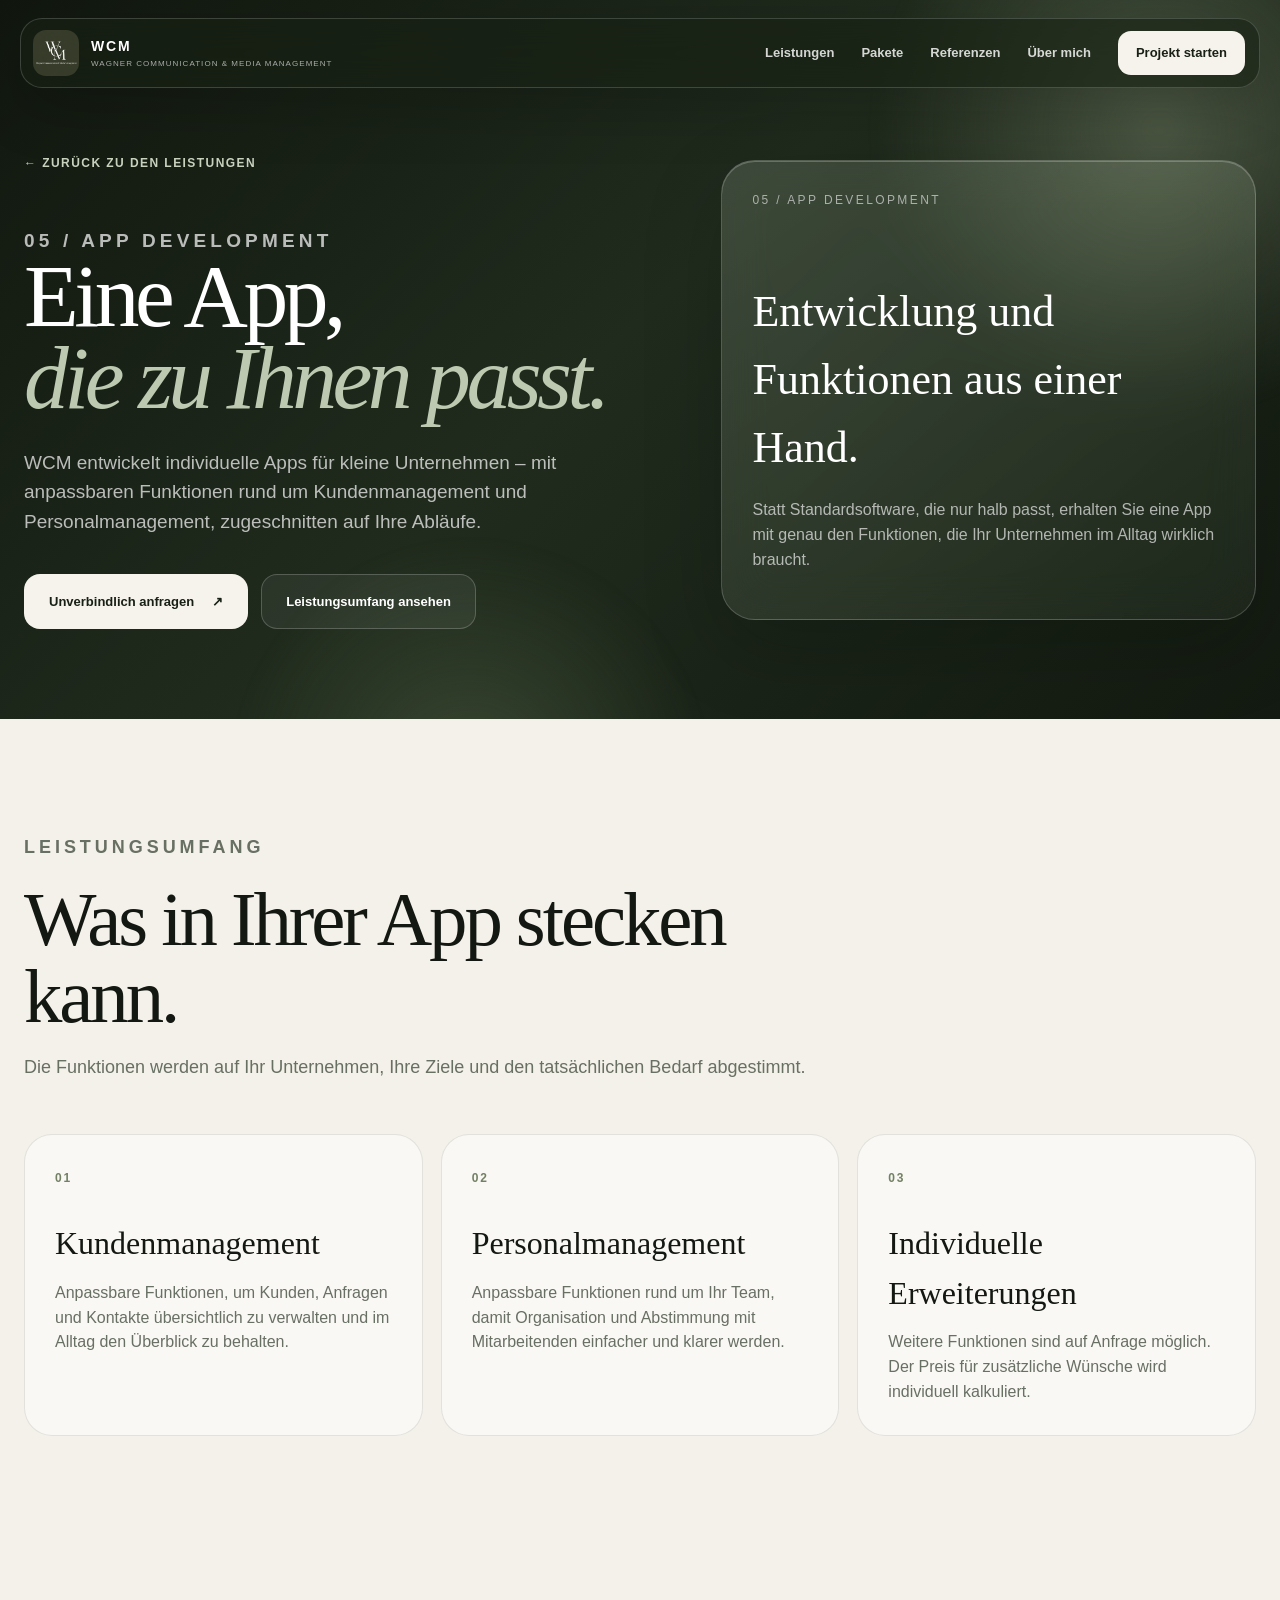
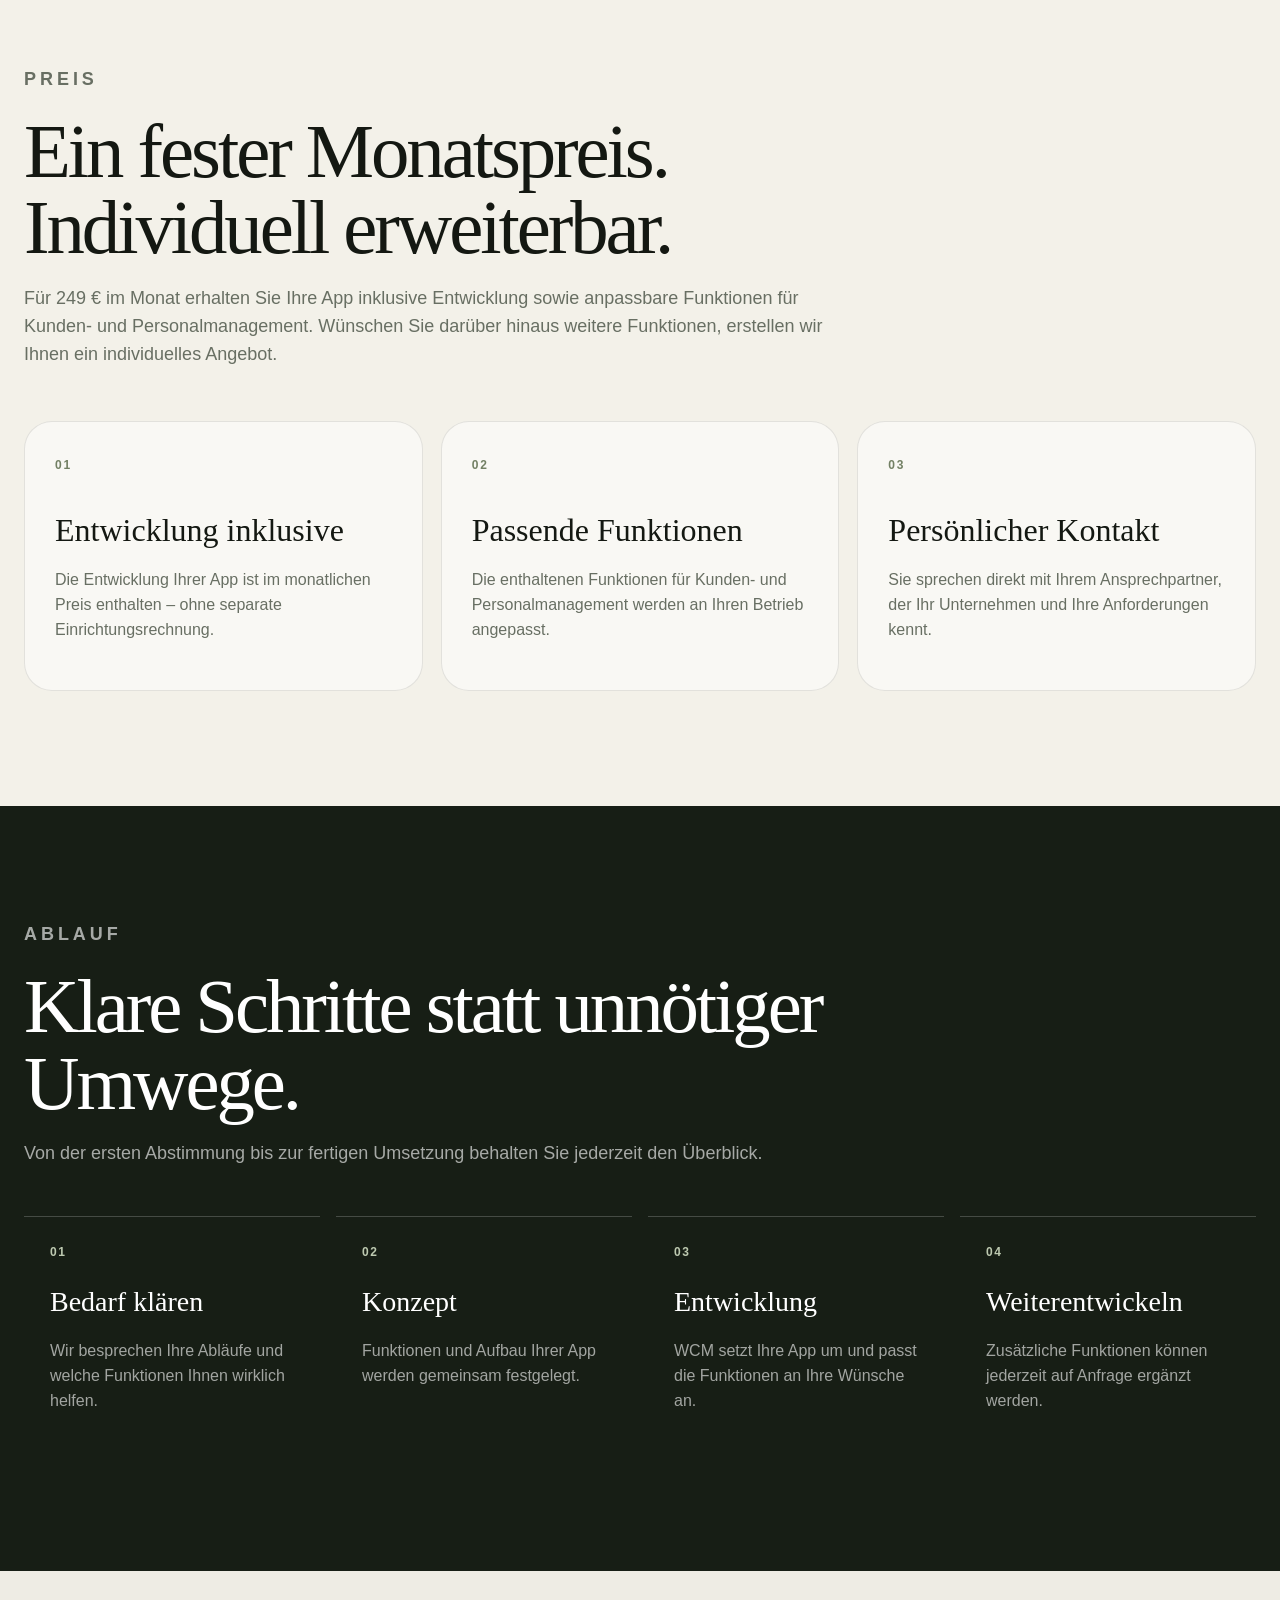
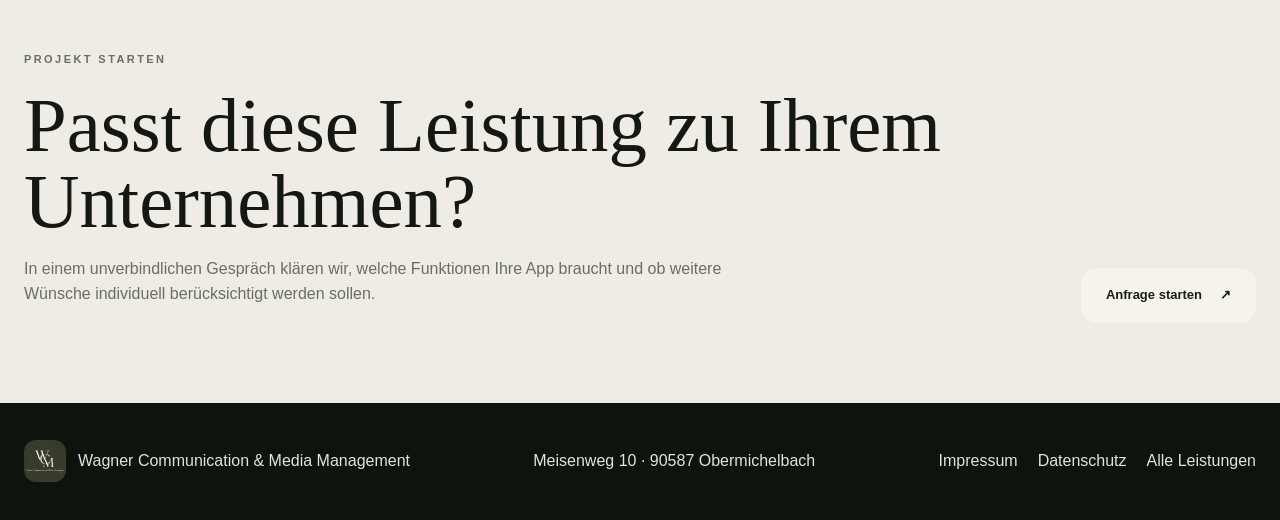
<file: app-development.html>
<!doctype html>
<html lang="de">
<head>
  <meta charset="utf-8">
  <meta name="viewport" content="width=device-width,initial-scale=1">
  <meta name="description" content="WCM entwickelt individuelle Apps für kleine Unternehmen – mit anpassbaren Funktionen rund um Kundenmanagement und Personalmanagement.">
  <meta name="theme-color" content="#182016">
  <title>Ihre App, genau nach Maß. | WCM</title>
  <link rel="icon" href="assets/wcm-logo.png">
  <link rel="stylesheet" href="style.css">
  <script src="script.js" defer></script>
</head>
<body class="service-page">
  <div class="cursor-glow" aria-hidden="true"></div>
  
<header class="site-header">
  <a class="brand" href="index.html#start">
    <img src="assets/wcm-logo.png" alt="WCM Logo">
    <span><strong>WCM</strong><small>Wagner Communication & Media Management</small></span>
  </a>
  <button class="menu-toggle" aria-label="Menü öffnen" aria-expanded="false"><span></span><span></span></button>
  <nav class="main-nav">
    <a href="index.html#leistungen">Leistungen</a>
    <a href="index.html#pakete">Pakete</a>
    <a href="index.html#referenzen">Referenzen</a>
    <a href="index.html#ueber">Über mich</a>
    <a class="nav-cta" href="index.html#kontakt">Projekt starten</a>
  </nav>
</header>

  <main>
    <section class="service-detail-hero">
      <div class="hero-orb orb-one"></div>
      <div class="hero-orb orb-two"></div>
      <div class="service-detail-copy reveal">
        <a class="back-service" href="index.html#leistungen">← Zurück zu den Leistungen</a>
        <p class="eyebrow">05 / App Development</p>
        <h1>Eine App,<br><em>die zu Ihnen passt.</em></h1>
        <p>WCM entwickelt individuelle Apps für kleine Unternehmen – mit anpassbaren Funktionen rund um Kundenmanagement und Personalmanagement, zugeschnitten auf Ihre Abläufe.</p>
        <div class="hero-actions">
          <a class="button button-light" href="index.html#kontakt">Unverbindlich anfragen <span>↗</span></a>
          <a class="button button-glass" href="#umfang">Leistungsumfang ansehen</a>
        </div>
      </div>
      <aside class="service-detail-panel glass reveal">
        <span class="service-number">05 / App Development</span>
        <div>
          <h2>Entwicklung und Funktionen aus einer Hand.</h2>
          <p>Statt Standardsoftware, die nur halb passt, erhalten Sie eine App mit genau den Funktionen, die Ihr Unternehmen im Alltag wirklich braucht.</p>
        </div>
      </aside>
    </section>

    <section class="detail-section" id="umfang">
      <div class="detail-heading reveal">
        <p class="section-number">Leistungsumfang</p>
        <h2>Was in Ihrer App stecken kann.</h2>
        <p>Die Funktionen werden auf Ihr Unternehmen, Ihre Ziele und den tatsächlichen Bedarf abgestimmt.</p>
      </div>
      <div class="detail-grid">
        <article class="detail-card"><span>01</span><h3>Kundenmanagement</h3><p>Anpassbare Funktionen, um Kunden, Anfragen und Kontakte übersichtlich zu verwalten und im Alltag den Überblick zu behalten.</p></article>
        <article class="detail-card"><span>02</span><h3>Personalmanagement</h3><p>Anpassbare Funktionen rund um Ihr Team, damit Organisation und Abstimmung mit Mitarbeitenden einfacher und klarer werden.</p></article>
        <article class="detail-card"><span>03</span><h3>Individuelle Erweiterungen</h3><p>Weitere Funktionen sind auf Anfrage möglich. Der Preis für zusätzliche Wünsche wird individuell kalkuliert.</p></article>
      </div>
    </section>

    <section class="detail-section">
      <div class="detail-heading reveal">
        <p class="section-number">Preis</p>
        <h2>Ein fester Monatspreis. Individuell erweiterbar.</h2>
        <p>Für 249 € im Monat erhalten Sie Ihre App inklusive Entwicklung sowie anpassbare Funktionen für Kunden- und Personalmanagement. Wünschen Sie darüber hinaus weitere Funktionen, erstellen wir Ihnen ein individuelles Angebot.</p>
      </div>
      <div class="detail-grid">
        <article class="detail-card"><span>01</span><h3>Entwicklung inklusive</h3><p>Die Entwicklung Ihrer App ist im monatlichen Preis enthalten – ohne separate Einrichtungsrechnung.</p></article>
        <article class="detail-card"><span>02</span><h3>Passende Funktionen</h3><p>Die enthaltenen Funktionen für Kunden- und Personalmanagement werden an Ihren Betrieb angepasst.</p></article>
        <article class="detail-card"><span>03</span><h3>Persönlicher Kontakt</h3><p>Sie sprechen direkt mit Ihrem Ansprechpartner, der Ihr Unternehmen und Ihre Anforderungen kennt.</p></article>
      </div>
    </section>

    <section class="detail-section dark">
      <div class="detail-heading reveal">
        <p class="section-number light">Ablauf</p>
        <h2>Klare Schritte statt unnötiger Umwege.</h2>
        <p>Von der ersten Abstimmung bis zur fertigen Umsetzung behalten Sie jederzeit den Überblick.</p>
      </div>
      <div class="process-list">
        <article class="process-step"><strong>01</strong><h3>Bedarf klären</h3><p>Wir besprechen Ihre Abläufe und welche Funktionen Ihnen wirklich helfen.</p></article>
        <article class="process-step"><strong>02</strong><h3>Konzept</h3><p>Funktionen und Aufbau Ihrer App werden gemeinsam festgelegt.</p></article>
        <article class="process-step"><strong>03</strong><h3>Entwicklung</h3><p>WCM setzt Ihre App um und passt die Funktionen an Ihre Wünsche an.</p></article>
        <article class="process-step"><strong>04</strong><h3>Weiterentwickeln</h3><p>Zusätzliche Funktionen können jederzeit auf Anfrage ergänzt werden.</p></article>
      </div>
    </section>

    <section class="detail-cta">
      <div>
        <p class="section-number">Projekt starten</p>
        <h2>Passt diese Leistung zu Ihrem Unternehmen?</h2>
        <p>In einem unverbindlichen Gespräch klären wir, welche Funktionen Ihre App braucht und ob weitere Wünsche individuell berücksichtigt werden sollen.</p>
      </div>
      <a class="button button-light" href="index.html#kontakt">Anfrage starten <span>↗</span></a>
    </section>
  </main>
  
<footer>
  <a class="footer-brand" href="index.html#start"><img src="assets/wcm-logo.png" alt=""><span>Wagner Communication & Media Management</span></a>
  <p>Meisenweg 10 · 90587 Obermichelbach</p>
  <div><a href="impressum.html">Impressum</a><a href="datenschutz.html">Datenschutz</a><a href="index.html#leistungen">Alle Leistungen</a></div>
</footer>

</body>
</html>
</file>
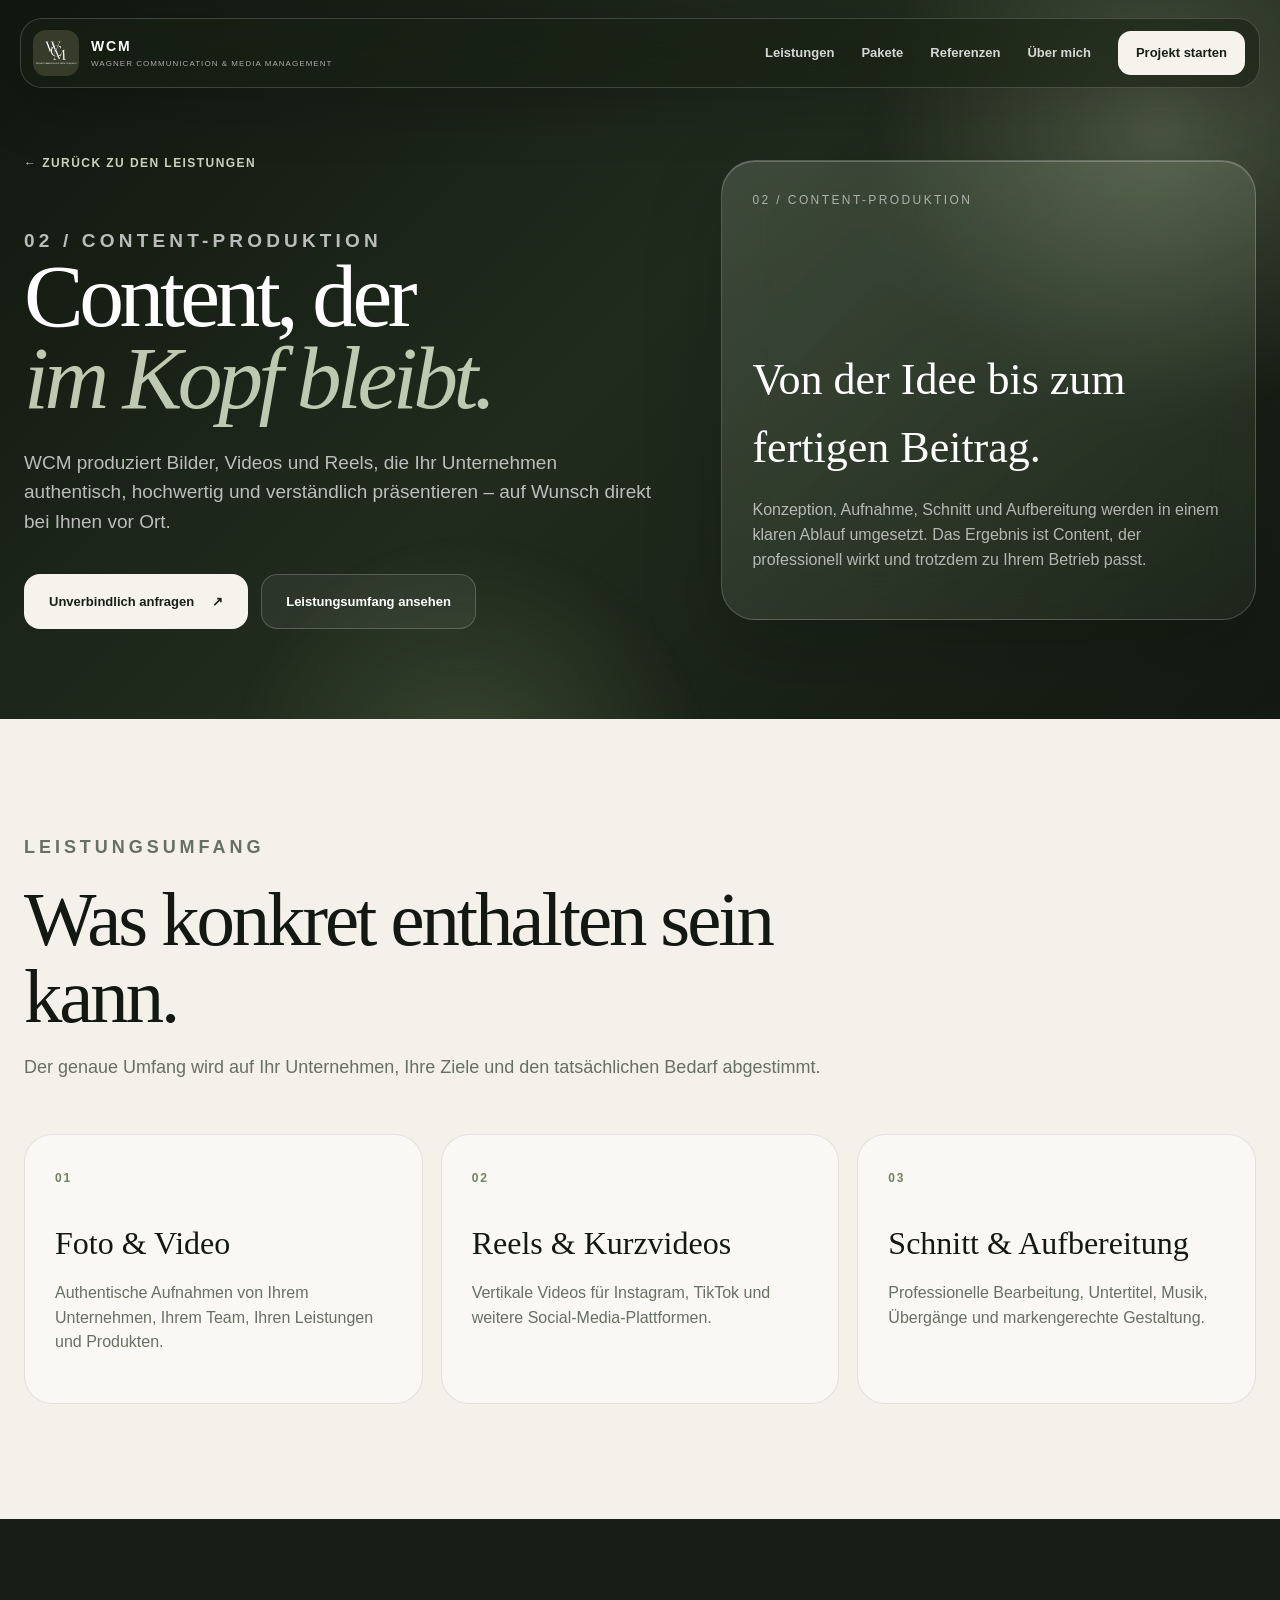
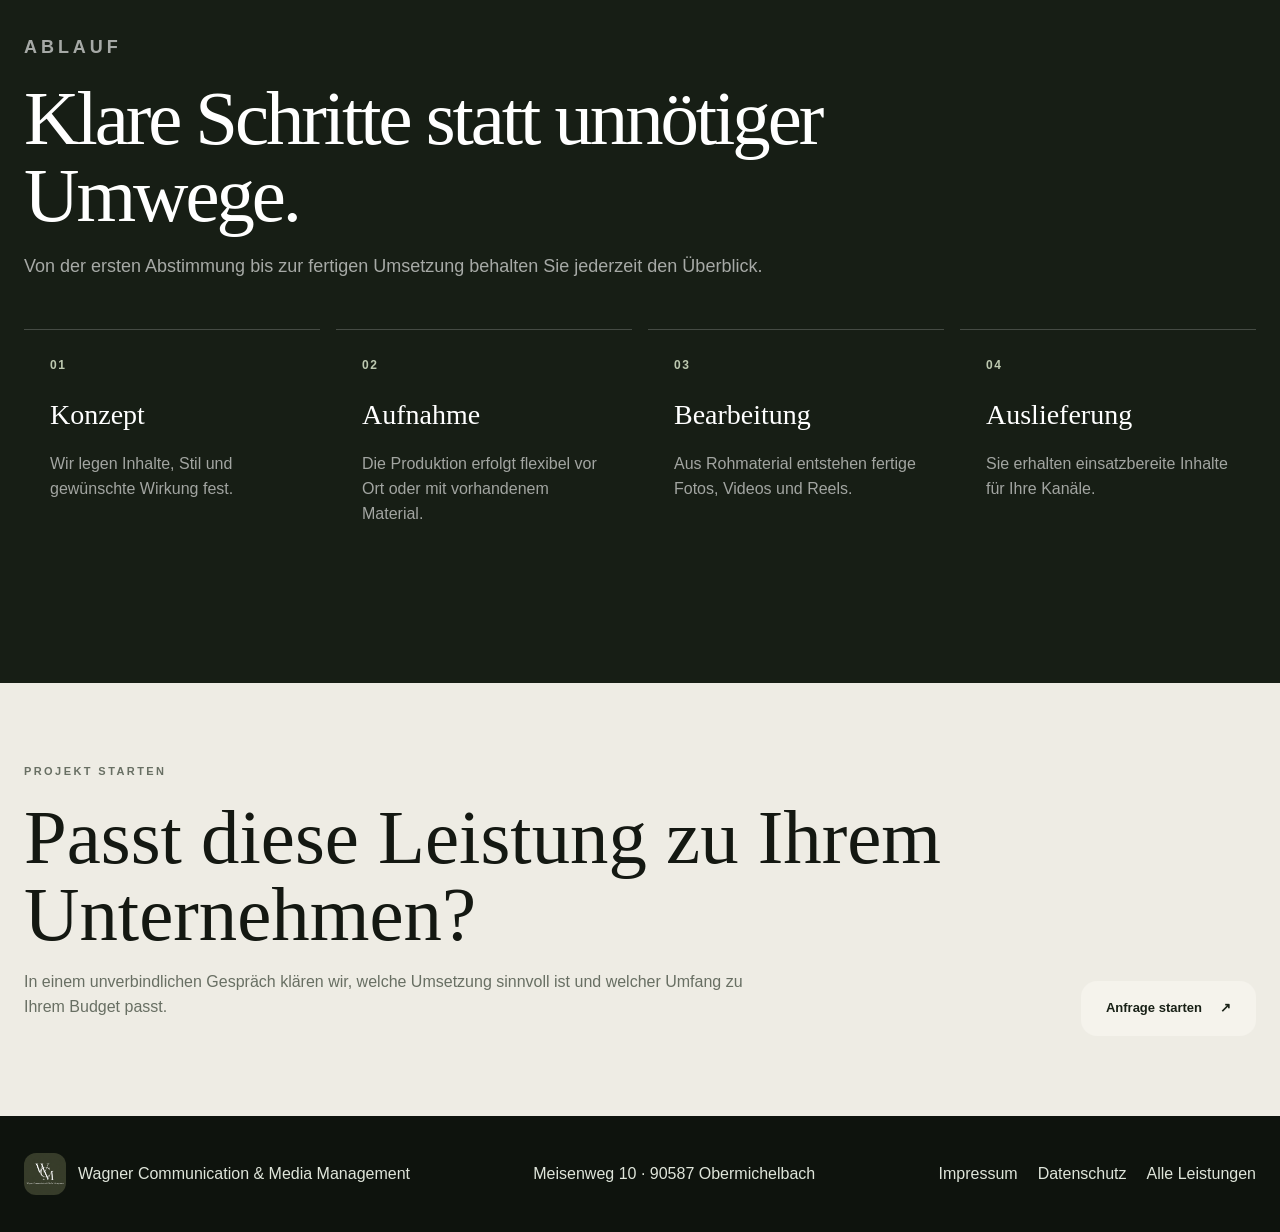
<file: content-produktion.html>
<!doctype html>
<html lang="de">
<head>
  <meta charset="utf-8">
  <meta name="viewport" content="width=device-width,initial-scale=1">
  <meta name="description" content="WCM produziert Bilder, Videos und Reels, die Ihr Unternehmen authentisch, hochwertig und verständlich präsentieren – auf Wunsch direkt bei Ihnen vor Ort.">
  <meta name="theme-color" content="#182016">
  <title>Von der Idee bis zum fertigen Beitrag. | WCM</title>
  <link rel="icon" href="assets/wcm-logo.png">
  <link rel="stylesheet" href="style.css">
  <script src="script.js" defer></script>
</head>
<body class="service-page">
  <div class="cursor-glow" aria-hidden="true"></div>
  
<header class="site-header">
  <a class="brand" href="index.html#start">
    <img src="assets/wcm-logo.png" alt="WCM Logo">
    <span><strong>WCM</strong><small>Wagner Communication & Media Management</small></span>
  </a>
  <button class="menu-toggle" aria-label="Menü öffnen" aria-expanded="false"><span></span><span></span></button>
  <nav class="main-nav">
    <a href="index.html#leistungen">Leistungen</a>
    <a href="index.html#pakete">Pakete</a>
    <a href="index.html#referenzen">Referenzen</a>
    <a href="index.html#ueber">Über mich</a>
    <a class="nav-cta" href="index.html#kontakt">Projekt starten</a>
  </nav>
</header>

  <main>
    <section class="service-detail-hero">
      <div class="hero-orb orb-one"></div>
      <div class="hero-orb orb-two"></div>
      <div class="service-detail-copy reveal">
        <a class="back-service" href="index.html#leistungen">← Zurück zu den Leistungen</a>
        <p class="eyebrow">02 / Content-Produktion</p>
        <h1>Content, der<br><em>im Kopf bleibt.</em></h1>
        <p>WCM produziert Bilder, Videos und Reels, die Ihr Unternehmen authentisch, hochwertig und verständlich präsentieren – auf Wunsch direkt bei Ihnen vor Ort.</p>
        <div class="hero-actions">
          <a class="button button-light" href="index.html#kontakt">Unverbindlich anfragen <span>↗</span></a>
          <a class="button button-glass" href="#umfang">Leistungsumfang ansehen</a>
        </div>
      </div>
      <aside class="service-detail-panel glass reveal">
        <span class="service-number">02 / Content-Produktion</span>
        <div>
          <h2>Von der Idee bis zum fertigen Beitrag.</h2>
          <p>Konzeption, Aufnahme, Schnitt und Aufbereitung werden in einem klaren Ablauf umgesetzt. Das Ergebnis ist Content, der professionell wirkt und trotzdem zu Ihrem Betrieb passt.</p>
        </div>
      </aside>
    </section>

    <section class="detail-section" id="umfang">
      <div class="detail-heading reveal">
        <p class="section-number">Leistungsumfang</p>
        <h2>Was konkret enthalten sein kann.</h2>
        <p>Der genaue Umfang wird auf Ihr Unternehmen, Ihre Ziele und den tatsächlichen Bedarf abgestimmt.</p>
      </div>
      <div class="detail-grid">
        <article class="detail-card"><span>01</span><h3>Foto &amp; Video</h3><p>Authentische Aufnahmen von Ihrem Unternehmen, Ihrem Team, Ihren Leistungen und Produkten.</p></article>
<article class="detail-card"><span>02</span><h3>Reels &amp; Kurzvideos</h3><p>Vertikale Videos für Instagram, TikTok und weitere Social-Media-Plattformen.</p></article>
<article class="detail-card"><span>03</span><h3>Schnitt &amp; Aufbereitung</h3><p>Professionelle Bearbeitung, Untertitel, Musik, Übergänge und markengerechte Gestaltung.</p></article>
      </div>
    </section>

    <section class="detail-section dark">
      <div class="detail-heading reveal">
        <p class="section-number light">Ablauf</p>
        <h2>Klare Schritte statt unnötiger Umwege.</h2>
        <p>Von der ersten Abstimmung bis zur fertigen Umsetzung behalten Sie jederzeit den Überblick.</p>
      </div>
      <div class="process-list">
        <article class="process-step"><strong>01</strong><h3>Konzept</h3><p>Wir legen Inhalte, Stil und gewünschte Wirkung fest.</p></article>
<article class="process-step"><strong>02</strong><h3>Aufnahme</h3><p>Die Produktion erfolgt flexibel vor Ort oder mit vorhandenem Material.</p></article>
<article class="process-step"><strong>03</strong><h3>Bearbeitung</h3><p>Aus Rohmaterial entstehen fertige Fotos, Videos und Reels.</p></article>
<article class="process-step"><strong>04</strong><h3>Auslieferung</h3><p>Sie erhalten einsatzbereite Inhalte für Ihre Kanäle.</p></article>
      </div>
    </section>

    <section class="detail-cta">
      <div>
        <p class="section-number">Projekt starten</p>
        <h2>Passt diese Leistung zu Ihrem Unternehmen?</h2>
        <p>In einem unverbindlichen Gespräch klären wir, welche Umsetzung sinnvoll ist und welcher Umfang zu Ihrem Budget passt.</p>
      </div>
      <a class="button button-light" href="index.html#kontakt">Anfrage starten <span>↗</span></a>
    </section>
  </main>
  
<footer>
  <a class="footer-brand" href="index.html#start"><img src="assets/wcm-logo.png" alt=""><span>Wagner Communication & Media Management</span></a>
  <p>Meisenweg 10 · 90587 Obermichelbach</p>
  <div><a href="impressum.html">Impressum</a><a href="datenschutz.html">Datenschutz</a><a href="index.html#leistungen">Alle Leistungen</a></div>
</footer>

</body>
</html>
</file>
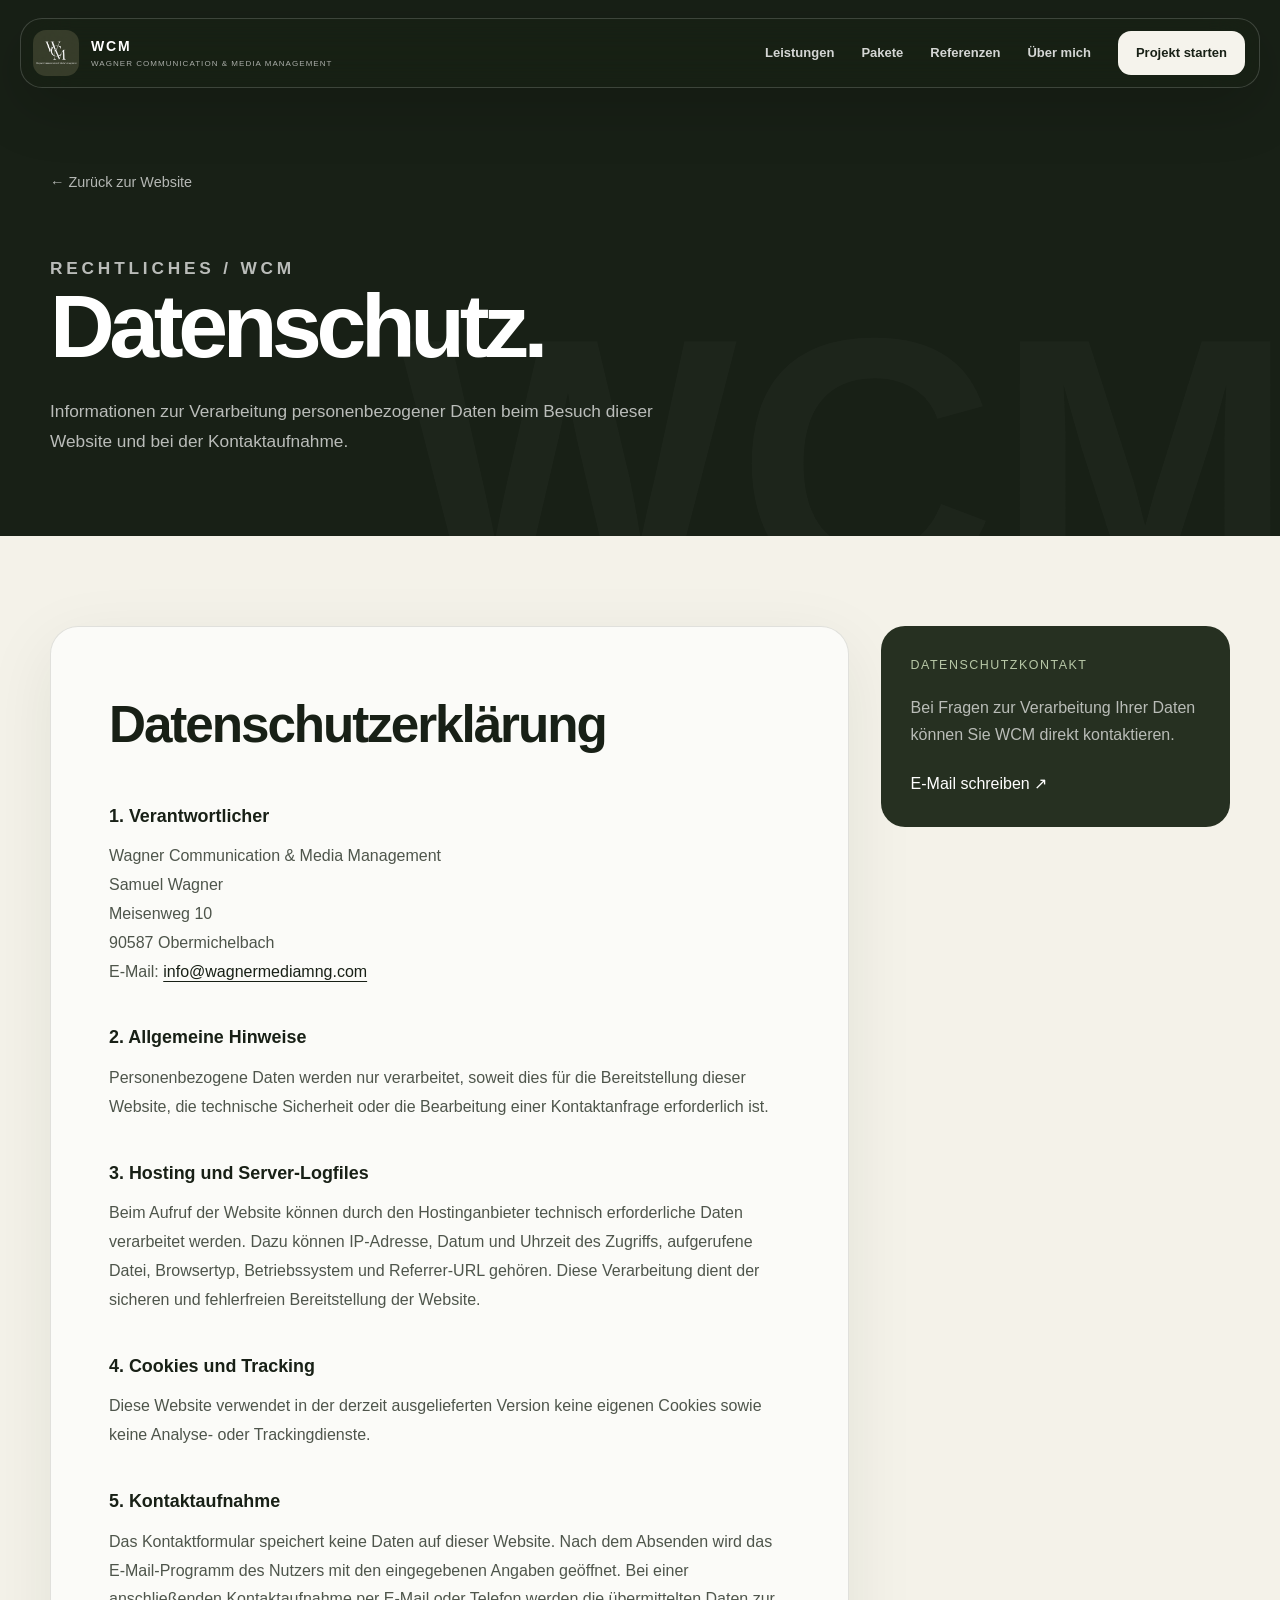
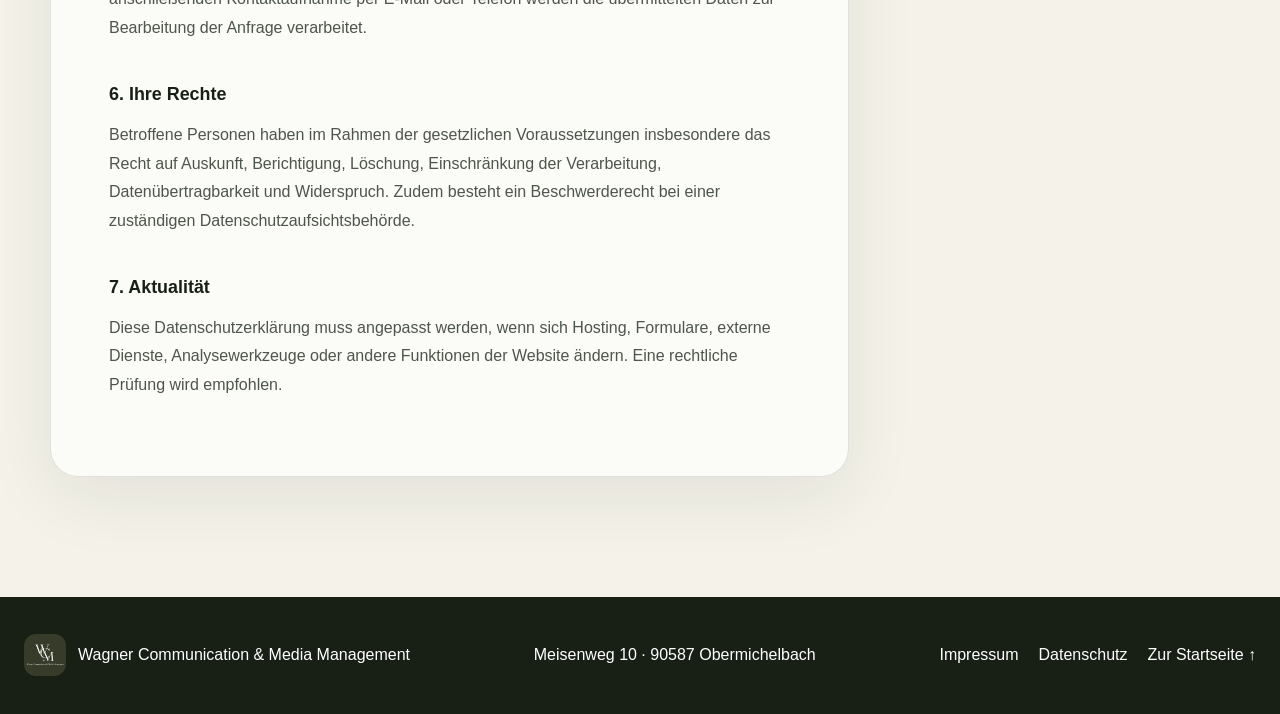
<file: datenschutz.html>
<!doctype html>
<html lang="de">
<head>
  <meta charset="utf-8">
  <meta name="viewport" content="width=device-width,initial-scale=1">
  <meta name="description" content="Datenschutzerklärung von Wagner Communication & Media Management.">
  <meta name="theme-color" content="#182016">
  <title>Datenschutz | WCM</title>
  <link rel="icon" href="assets/wcm-logo.png">
  <link rel="stylesheet" href="style.css">
  <script src="script.js" defer></script>
  <style>
    .legal-page{background:#f4f2e9;color:#182016;min-height:100vh}.legal-hero{position:relative;overflow:hidden;padding:170px max(24px,calc((100% - 1180px)/2)) 80px;background:#182016;color:#fff}.legal-hero:after{content:"WCM";position:absolute;right:-.04em;bottom:-.3em;font-size:clamp(9rem,28vw,26rem);font-weight:800;line-height:1;color:rgba(255,255,255,.025);pointer-events:none}.legal-hero-inner{position:relative;z-index:1;max-width:850px}.legal-back{display:inline-flex;margin-bottom:32px;color:rgba(255,255,255,.68);font-size:.9rem}.legal-hero h1{margin:0;font-size:clamp(3rem,7vw,6.6rem);line-height:.94;letter-spacing:-.06em}.legal-hero h1 em{font-weight:400;color:#b7c7a6}.legal-hero p{max-width:650px;margin:28px 0 0;color:rgba(255,255,255,.7);font-size:1.08rem;line-height:1.75}.legal-content{padding:90px max(24px,calc((100% - 1180px)/2)) 120px}.legal-grid{display:grid;grid-template-columns:minmax(0,1.6fr) minmax(260px,.7fr);gap:32px;align-items:start}.legal-card{padding:clamp(28px,5vw,58px);border:1px solid rgba(24,32,22,.12);border-radius:28px;background:rgba(255,255,255,.66);box-shadow:0 20px 70px rgba(24,32,22,.08)}.legal-card h2{margin:0 0 28px;font-size:clamp(2rem,4vw,3.3rem);letter-spacing:-.04em}.legal-card h3{margin:38px 0 12px;font-size:1.12rem}.legal-card p,.legal-card li{line-height:1.8;color:#4e554b}.legal-card p{margin:0 0 18px}.legal-card a{color:#182016;text-decoration:underline;text-underline-offset:4px}.legal-aside{position:sticky;top:120px;padding:30px;border-radius:24px;background:#263021;color:#fff}.legal-aside span{display:block;margin-bottom:18px;color:#b7c7a6;font-size:.78rem;letter-spacing:.12em;text-transform:uppercase}.legal-aside p{margin:0 0 24px;color:rgba(255,255,255,.68);line-height:1.7}.legal-aside a{display:inline-flex;color:#fff}.legal-page footer{background:#182016;color:#fff}@media(max-width:800px){.legal-hero{padding-top:135px}.legal-content{padding-top:55px}.legal-grid{grid-template-columns:1fr}.legal-aside{position:static}}
  </style>
</head>
<body class="legal-page">
  <div class="cursor-glow" aria-hidden="true"></div>
  <header class="site-header">
    <a class="brand" href="index.html#start"><img src="assets/wcm-logo.png" alt="WCM Logo"><span><strong>WCM</strong><small>Wagner Communication & Media Management</small></span></a>
    <button class="menu-toggle" aria-label="Menü öffnen" aria-expanded="false"><span></span><span></span></button>
    <nav class="main-nav"><a href="index.html#leistungen">Leistungen</a><a href="index.html#pakete">Pakete</a><a href="index.html#referenzen">Referenzen</a><a href="index.html#ueber">Über mich</a><a class="nav-cta" href="index.html#kontakt">Projekt starten</a></nav>
  </header>
  <main>
    <section class="legal-hero">
      <div class="legal-hero-inner reveal"><a class="legal-back" href="index.html">← Zurück zur Website</a><p class="eyebrow">Rechtliches / WCM</p><h1>Datenschutz.</h1><p>Informationen zur Verarbeitung personenbezogener Daten beim Besuch dieser Website und bei der Kontaktaufnahme.</p></div>
    </section>
    <section class="legal-content">
      <div class="legal-grid">
        <article class="legal-card reveal">
          <h2>Datenschutzerklärung</h2>
          <h3>1. Verantwortlicher</h3><p>Wagner Communication &amp; Media Management<br>Samuel Wagner<br>Meisenweg 10<br>90587 Obermichelbach<br>E-Mail: <a href="mailto:info@wagnermediamng.com">info@wagnermediamng.com</a></p>
          <h3>2. Allgemeine Hinweise</h3><p>Personenbezogene Daten werden nur verarbeitet, soweit dies für die Bereitstellung dieser Website, die technische Sicherheit oder die Bearbeitung einer Kontaktanfrage erforderlich ist.</p>
          <h3>3. Hosting und Server-Logfiles</h3><p>Beim Aufruf der Website können durch den Hostinganbieter technisch erforderliche Daten verarbeitet werden. Dazu können IP-Adresse, Datum und Uhrzeit des Zugriffs, aufgerufene Datei, Browsertyp, Betriebssystem und Referrer-URL gehören. Diese Verarbeitung dient der sicheren und fehlerfreien Bereitstellung der Website.</p>
          <h3>4. Cookies und Tracking</h3><p>Diese Website verwendet in der derzeit ausgelieferten Version keine eigenen Cookies sowie keine Analyse- oder Trackingdienste.</p>
          <h3>5. Kontaktaufnahme</h3><p>Das Kontaktformular speichert keine Daten auf dieser Website. Nach dem Absenden wird das E-Mail-Programm des Nutzers mit den eingegebenen Angaben geöffnet. Bei einer anschließenden Kontaktaufnahme per E-Mail oder Telefon werden die übermittelten Daten zur Bearbeitung der Anfrage verarbeitet.</p>
          <h3>6. Ihre Rechte</h3><p>Betroffene Personen haben im Rahmen der gesetzlichen Voraussetzungen insbesondere das Recht auf Auskunft, Berichtigung, Löschung, Einschränkung der Verarbeitung, Datenübertragbarkeit und Widerspruch. Zudem besteht ein Beschwerderecht bei einer zuständigen Datenschutzaufsichtsbehörde.</p>
          <h3>7. Aktualität</h3><p>Diese Datenschutzerklärung muss angepasst werden, wenn sich Hosting, Formulare, externe Dienste, Analysewerkzeuge oder andere Funktionen der Website ändern. Eine rechtliche Prüfung wird empfohlen.</p>
        </article>
        <aside class="legal-aside reveal"><span>Datenschutzkontakt</span><p>Bei Fragen zur Verarbeitung Ihrer Daten können Sie WCM direkt kontaktieren.</p><a href="mailto:info@wagnermediamng.com">E-Mail schreiben ↗</a></aside>
      </div>
    </section>
  </main>
  <footer><a class="footer-brand" href="index.html#start"><img src="assets/wcm-logo.png" alt=""><span>Wagner Communication &amp; Media Management</span></a><p>Meisenweg 10 · 90587 Obermichelbach</p><div><a href="impressum.html">Impressum</a><a href="datenschutz.html">Datenschutz</a><a href="index.html#start">Zur Startseite ↑</a></div></footer>
</body>
</html>
</file>
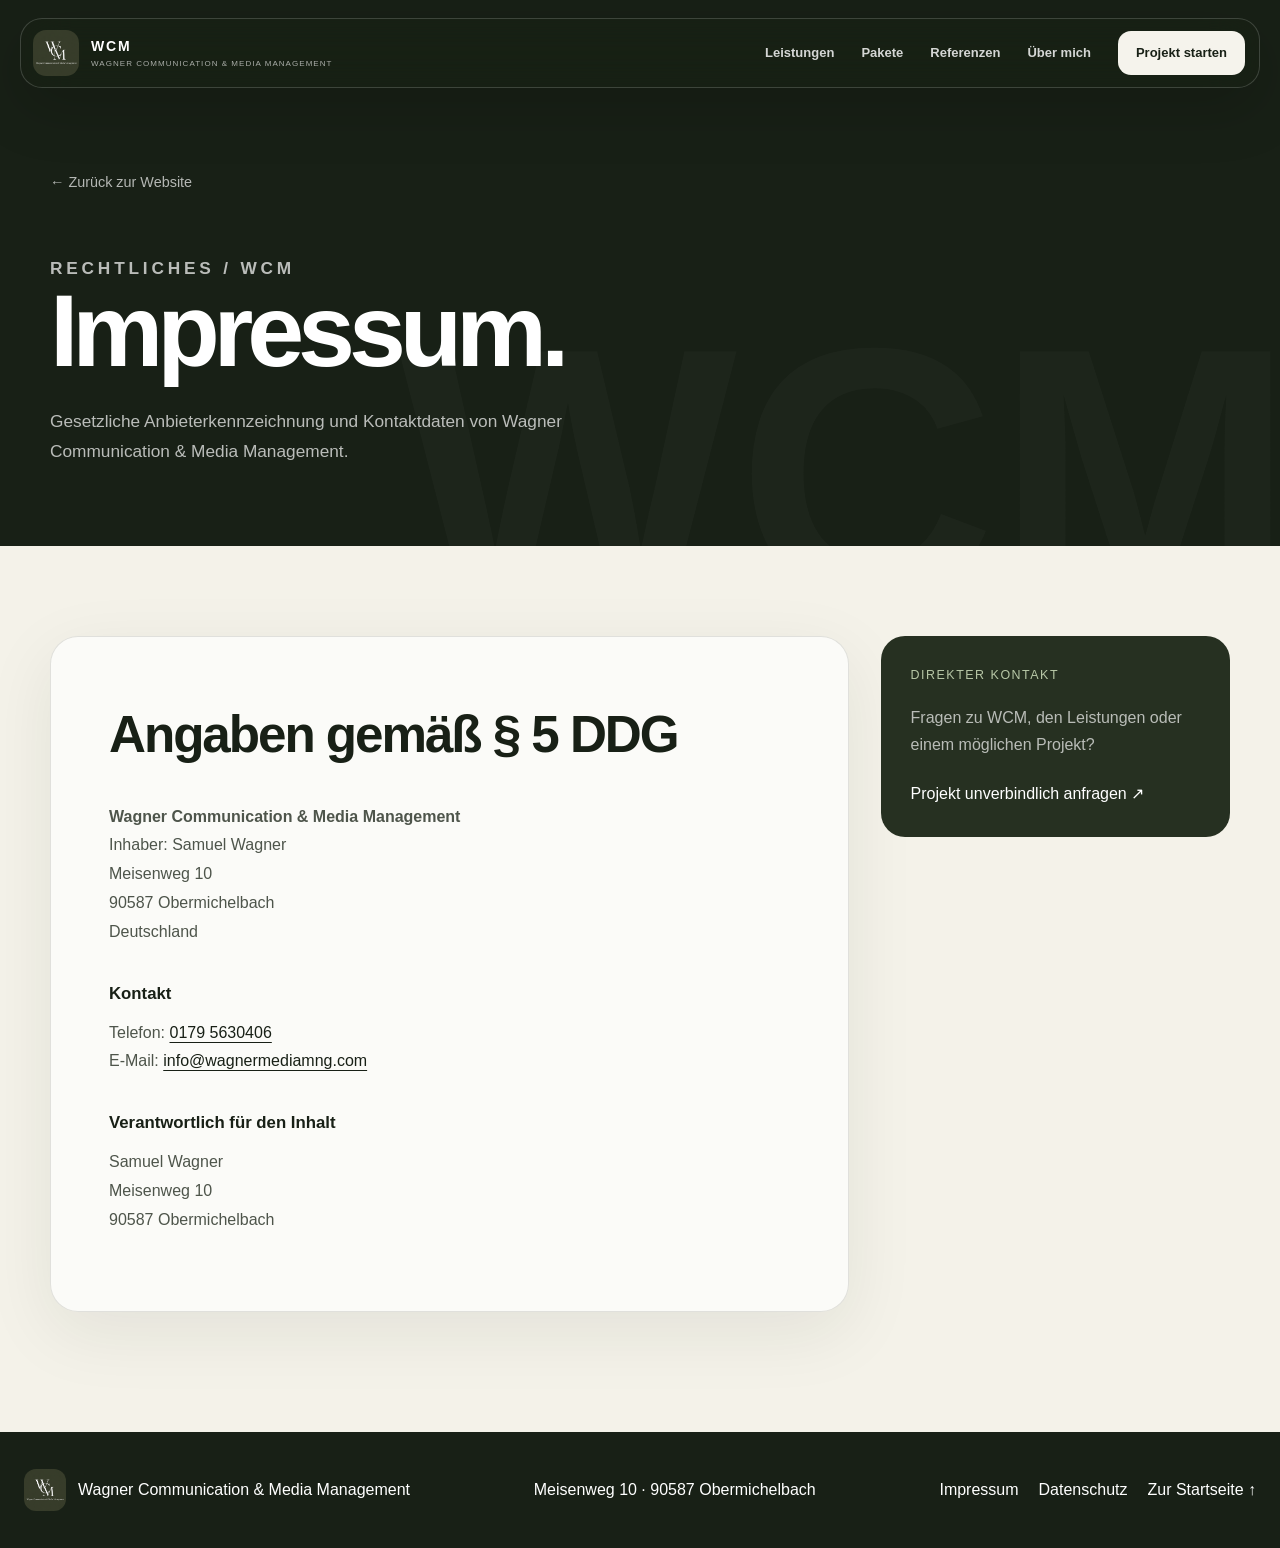
<file: impressum.html>
<!doctype html>
<html lang="de">
<head>
  <meta charset="utf-8">
  <meta name="viewport" content="width=device-width,initial-scale=1">
  <meta name="description" content="Impressum von Wagner Communication & Media Management.">
  <meta name="theme-color" content="#182016">
  <title>Impressum | WCM</title>
  <link rel="icon" href="assets/wcm-logo.png">
  <link rel="stylesheet" href="style.css">
  <script src="script.js" defer></script>
  <style>
    .legal-page{background:#f4f2e9;color:#182016;min-height:100vh}.legal-hero{position:relative;overflow:hidden;padding:170px max(24px,calc((100% - 1180px)/2)) 80px;background:#182016;color:#fff}.legal-hero:after{content:"WCM";position:absolute;right:-.04em;bottom:-.3em;font-size:clamp(9rem,28vw,26rem);font-weight:800;line-height:1;color:rgba(255,255,255,.025);pointer-events:none}.legal-hero-inner{position:relative;z-index:1;max-width:830px}.legal-back{display:inline-flex;margin-bottom:32px;color:rgba(255,255,255,.68);font-size:.9rem}.legal-hero h1{margin:0;font-size:clamp(3.2rem,8vw,7rem);line-height:.92;letter-spacing:-.06em}.legal-hero h1 em{font-weight:400;color:#b7c7a6}.legal-hero p{max-width:620px;margin:28px 0 0;color:rgba(255,255,255,.7);font-size:1.08rem;line-height:1.75}.legal-content{padding:90px max(24px,calc((100% - 1180px)/2)) 120px}.legal-grid{display:grid;grid-template-columns:minmax(0,1.6fr) minmax(260px,.7fr);gap:32px;align-items:start}.legal-card{padding:clamp(28px,5vw,58px);border:1px solid rgba(24,32,22,.12);border-radius:28px;background:rgba(255,255,255,.66);box-shadow:0 20px 70px rgba(24,32,22,.08)}.legal-card h2{margin:0 0 28px;font-size:clamp(2rem,4vw,3.3rem);letter-spacing:-.04em}.legal-card h3{margin:34px 0 12px;font-size:1.05rem}.legal-card p{margin:0 0 18px;line-height:1.8;color:#4e554b}.legal-card a{color:#182016;text-decoration:underline;text-underline-offset:4px}.legal-aside{position:sticky;top:120px;padding:30px;border-radius:24px;background:#263021;color:#fff}.legal-aside span{display:block;margin-bottom:18px;color:#b7c7a6;font-size:.78rem;letter-spacing:.12em;text-transform:uppercase}.legal-aside p{margin:0 0 24px;color:rgba(255,255,255,.68);line-height:1.7}.legal-aside a{display:inline-flex;color:#fff}.legal-page footer{background:#182016;color:#fff}@media(max-width:800px){.legal-hero{padding-top:135px}.legal-content{padding-top:55px}.legal-grid{grid-template-columns:1fr}.legal-aside{position:static}}
  </style>
</head>
<body class="legal-page">
  <div class="cursor-glow" aria-hidden="true"></div>
  <header class="site-header">
    <a class="brand" href="index.html#start"><img src="assets/wcm-logo.png" alt="WCM Logo"><span><strong>WCM</strong><small>Wagner Communication & Media Management</small></span></a>
    <button class="menu-toggle" aria-label="Menü öffnen" aria-expanded="false"><span></span><span></span></button>
    <nav class="main-nav"><a href="index.html#leistungen">Leistungen</a><a href="index.html#pakete">Pakete</a><a href="index.html#referenzen">Referenzen</a><a href="index.html#ueber">Über mich</a><a class="nav-cta" href="index.html#kontakt">Projekt starten</a></nav>
  </header>
  <main>
    <section class="legal-hero">
      <div class="legal-hero-inner reveal"><a class="legal-back" href="index.html">← Zurück zur Website</a><p class="eyebrow">Rechtliches / WCM</p><h1>Impressum.</h1><p>Gesetzliche Anbieterkennzeichnung und Kontaktdaten von Wagner Communication & Media Management.</p></div>
    </section>
    <section class="legal-content">
      <div class="legal-grid">
        <article class="legal-card reveal">
          <h2>Angaben gemäß § 5 DDG</h2>
          <p><strong>Wagner Communication &amp; Media Management</strong><br>Inhaber: Samuel Wagner<br>Meisenweg 10<br>90587 Obermichelbach<br>Deutschland</p>
          <h3>Kontakt</h3>
          <p>Telefon: <a href="tel:+491795630406">0179 5630406</a><br>E-Mail: <a href="mailto:info@wagnermediamng.com">info@wagnermediamng.com</a></p>
          <h3>Verantwortlich für den Inhalt</h3>
          <p>Samuel Wagner<br>Meisenweg 10<br>90587 Obermichelbach</p>
        </article>
        <aside class="legal-aside reveal"><span>Direkter Kontakt</span><p>Fragen zu WCM, den Leistungen oder einem möglichen Projekt?</p><a href="index.html#kontakt">Projekt unverbindlich anfragen ↗</a></aside>
      </div>
    </section>
  </main>
  <footer><a class="footer-brand" href="index.html#start"><img src="assets/wcm-logo.png" alt=""><span>Wagner Communication &amp; Media Management</span></a><p>Meisenweg 10 · 90587 Obermichelbach</p><div><a href="impressum.html">Impressum</a><a href="datenschutz.html">Datenschutz</a><a href="index.html#start">Zur Startseite ↑</a></div></footer>
</body>
</html>
</file>
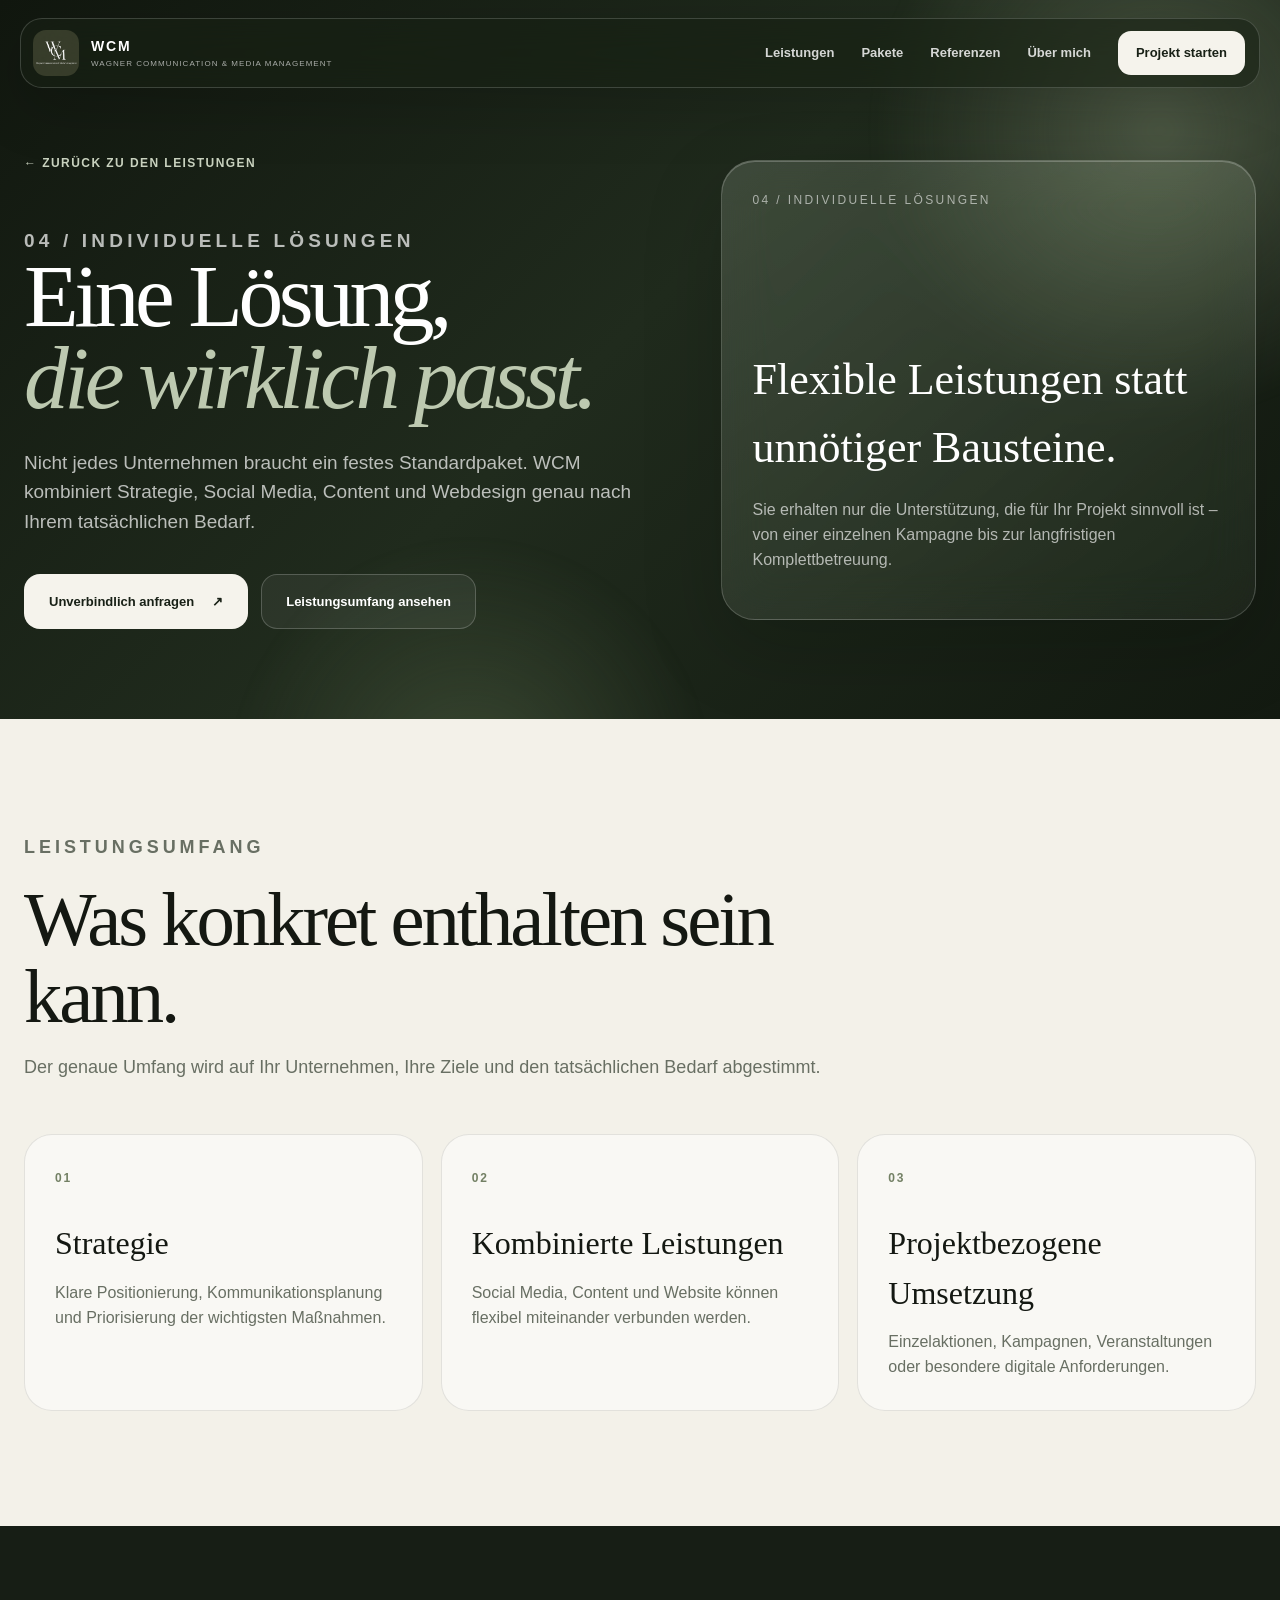
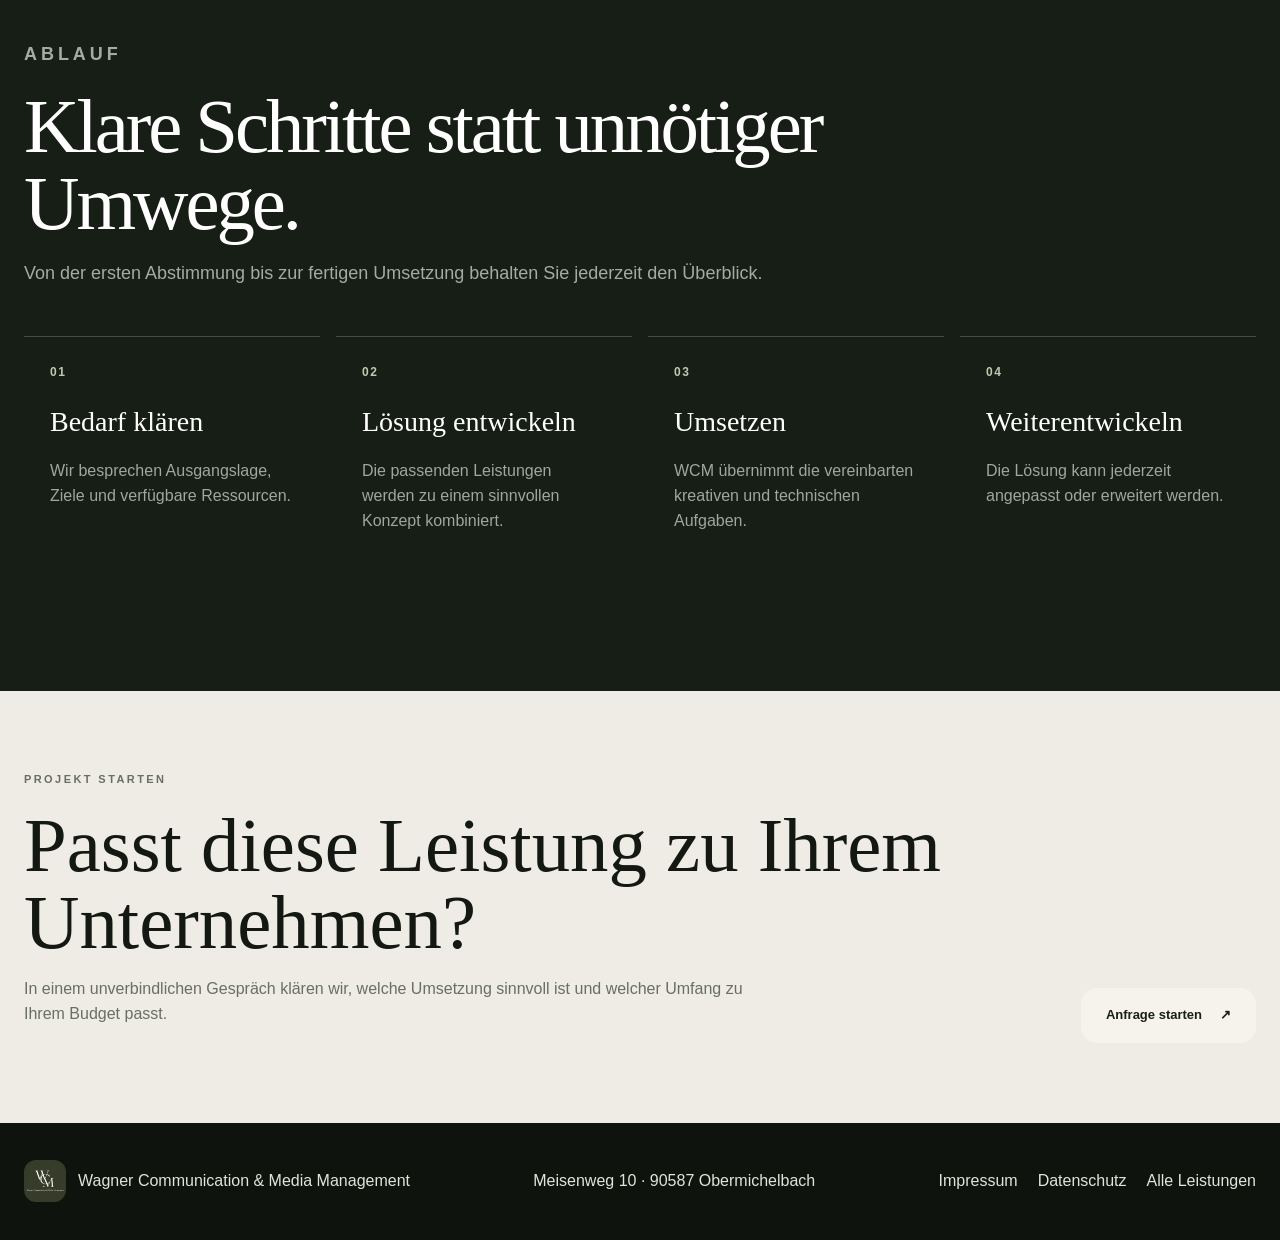
<file: individuelle-loesungen.html>
<!doctype html>
<html lang="de">
<head>
  <meta charset="utf-8">
  <meta name="viewport" content="width=device-width,initial-scale=1">
  <meta name="description" content="Nicht jedes Unternehmen braucht ein festes Standardpaket. WCM kombiniert Strategie, Social Media, Content und Webdesign genau nach Ihrem tatsächlichen Bedarf.">
  <meta name="theme-color" content="#182016">
  <title>Flexible Leistungen statt unnötiger Bausteine. | WCM</title>
  <link rel="icon" href="assets/wcm-logo.png">
  <link rel="stylesheet" href="style.css">
  <script src="script.js" defer></script>
</head>
<body class="service-page">
  <div class="cursor-glow" aria-hidden="true"></div>
  
<header class="site-header">
  <a class="brand" href="index.html#start">
    <img src="assets/wcm-logo.png" alt="WCM Logo">
    <span><strong>WCM</strong><small>Wagner Communication & Media Management</small></span>
  </a>
  <button class="menu-toggle" aria-label="Menü öffnen" aria-expanded="false"><span></span><span></span></button>
  <nav class="main-nav">
    <a href="index.html#leistungen">Leistungen</a>
    <a href="index.html#pakete">Pakete</a>
    <a href="index.html#referenzen">Referenzen</a>
    <a href="index.html#ueber">Über mich</a>
    <a class="nav-cta" href="index.html#kontakt">Projekt starten</a>
  </nav>
</header>

  <main>
    <section class="service-detail-hero">
      <div class="hero-orb orb-one"></div>
      <div class="hero-orb orb-two"></div>
      <div class="service-detail-copy reveal">
        <a class="back-service" href="index.html#leistungen">← Zurück zu den Leistungen</a>
        <p class="eyebrow">04 / Individuelle Lösungen</p>
        <h1>Eine Lösung,<br><em>die wirklich passt.</em></h1>
        <p>Nicht jedes Unternehmen braucht ein festes Standardpaket. WCM kombiniert Strategie, Social Media, Content und Webdesign genau nach Ihrem tatsächlichen Bedarf.</p>
        <div class="hero-actions">
          <a class="button button-light" href="index.html#kontakt">Unverbindlich anfragen <span>↗</span></a>
          <a class="button button-glass" href="#umfang">Leistungsumfang ansehen</a>
        </div>
      </div>
      <aside class="service-detail-panel glass reveal">
        <span class="service-number">04 / Individuelle Lösungen</span>
        <div>
          <h2>Flexible Leistungen statt unnötiger Bausteine.</h2>
          <p>Sie erhalten nur die Unterstützung, die für Ihr Projekt sinnvoll ist – von einer einzelnen Kampagne bis zur langfristigen Komplettbetreuung.</p>
        </div>
      </aside>
    </section>

    <section class="detail-section" id="umfang">
      <div class="detail-heading reveal">
        <p class="section-number">Leistungsumfang</p>
        <h2>Was konkret enthalten sein kann.</h2>
        <p>Der genaue Umfang wird auf Ihr Unternehmen, Ihre Ziele und den tatsächlichen Bedarf abgestimmt.</p>
      </div>
      <div class="detail-grid">
        <article class="detail-card"><span>01</span><h3>Strategie</h3><p>Klare Positionierung, Kommunikationsplanung und Priorisierung der wichtigsten Maßnahmen.</p></article>
<article class="detail-card"><span>02</span><h3>Kombinierte Leistungen</h3><p>Social Media, Content und Website können flexibel miteinander verbunden werden.</p></article>
<article class="detail-card"><span>03</span><h3>Projektbezogene Umsetzung</h3><p>Einzelaktionen, Kampagnen, Veranstaltungen oder besondere digitale Anforderungen.</p></article>
      </div>
    </section>

    <section class="detail-section dark">
      <div class="detail-heading reveal">
        <p class="section-number light">Ablauf</p>
        <h2>Klare Schritte statt unnötiger Umwege.</h2>
        <p>Von der ersten Abstimmung bis zur fertigen Umsetzung behalten Sie jederzeit den Überblick.</p>
      </div>
      <div class="process-list">
        <article class="process-step"><strong>01</strong><h3>Bedarf klären</h3><p>Wir besprechen Ausgangslage, Ziele und verfügbare Ressourcen.</p></article>
<article class="process-step"><strong>02</strong><h3>Lösung entwickeln</h3><p>Die passenden Leistungen werden zu einem sinnvollen Konzept kombiniert.</p></article>
<article class="process-step"><strong>03</strong><h3>Umsetzen</h3><p>WCM übernimmt die vereinbarten kreativen und technischen Aufgaben.</p></article>
<article class="process-step"><strong>04</strong><h3>Weiterentwickeln</h3><p>Die Lösung kann jederzeit angepasst oder erweitert werden.</p></article>
      </div>
    </section>

    <section class="detail-cta">
      <div>
        <p class="section-number">Projekt starten</p>
        <h2>Passt diese Leistung zu Ihrem Unternehmen?</h2>
        <p>In einem unverbindlichen Gespräch klären wir, welche Umsetzung sinnvoll ist und welcher Umfang zu Ihrem Budget passt.</p>
      </div>
      <a class="button button-light" href="index.html#kontakt">Anfrage starten <span>↗</span></a>
    </section>
  </main>
  
<footer>
  <a class="footer-brand" href="index.html#start"><img src="assets/wcm-logo.png" alt=""><span>Wagner Communication & Media Management</span></a>
  <p>Meisenweg 10 · 90587 Obermichelbach</p>
  <div><a href="impressum.html">Impressum</a><a href="datenschutz.html">Datenschutz</a><a href="index.html#leistungen">Alle Leistungen</a></div>
</footer>

</body>
</html>
</file>
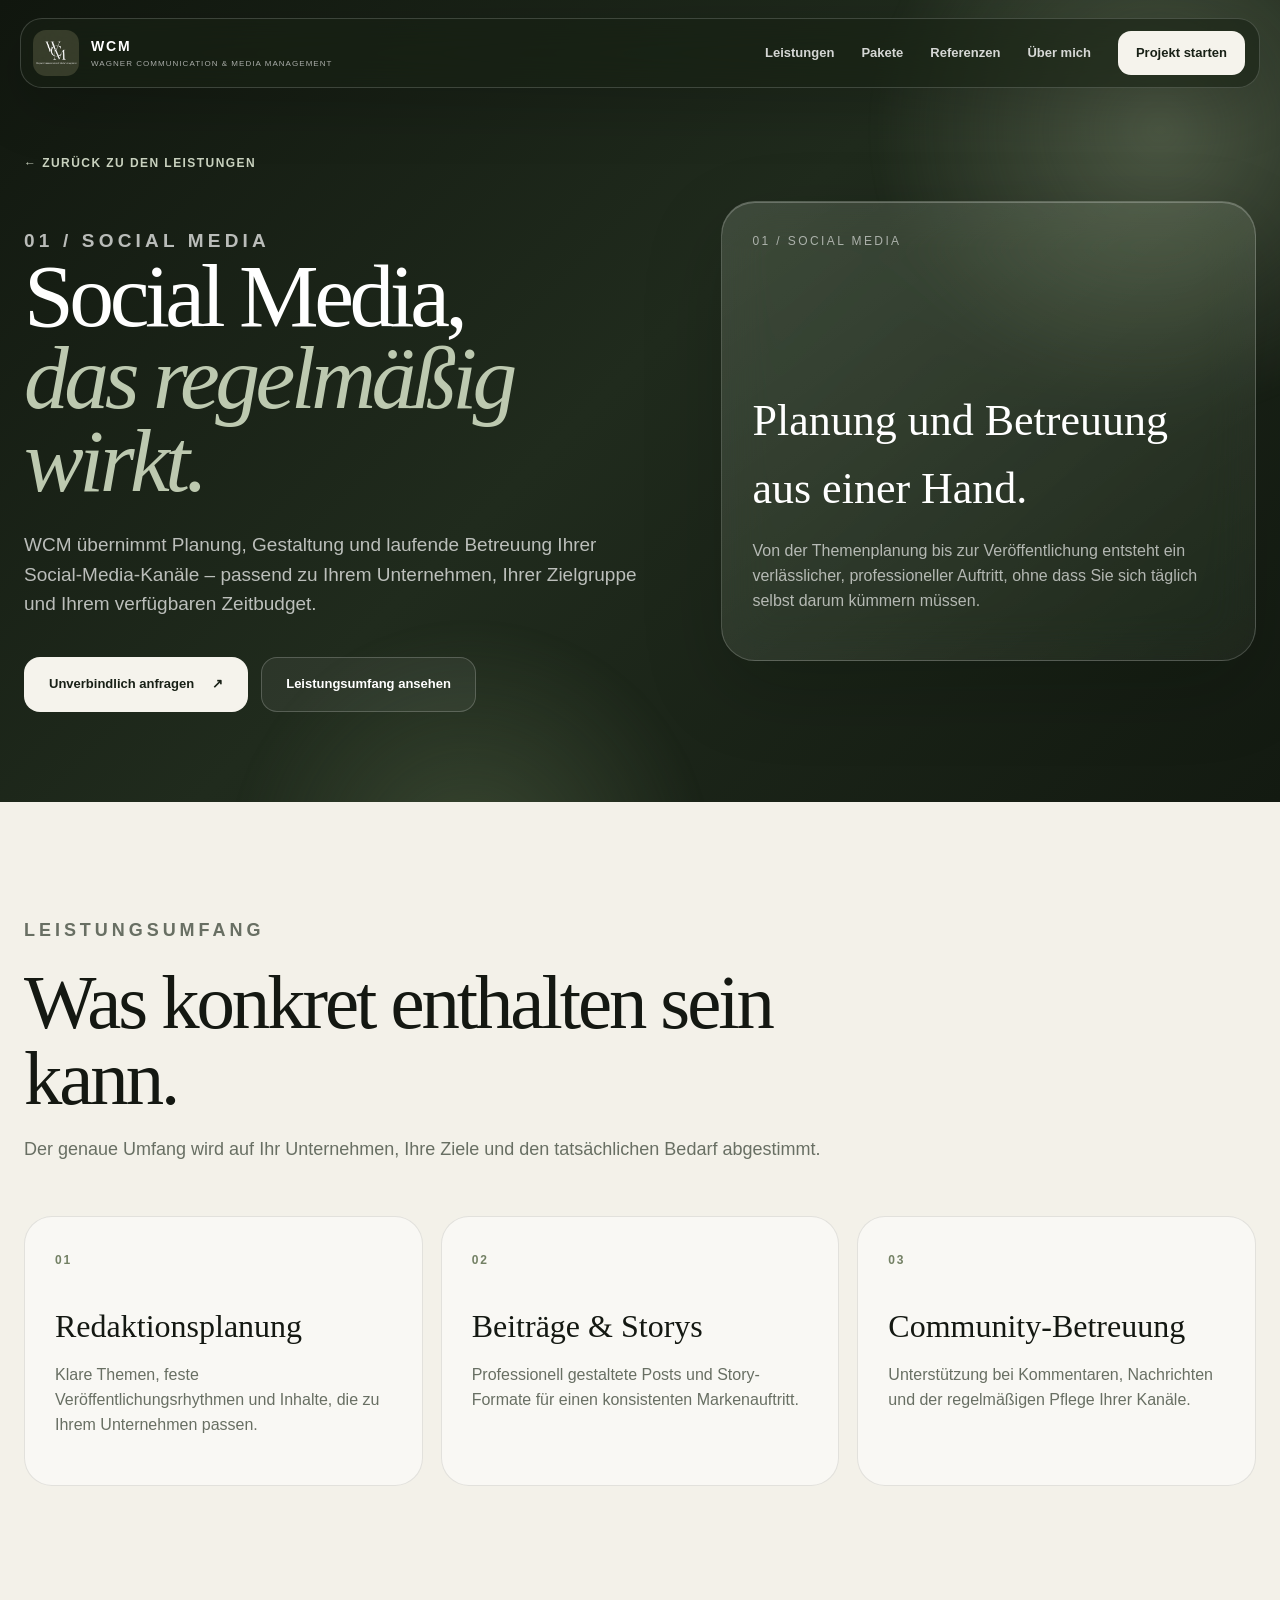
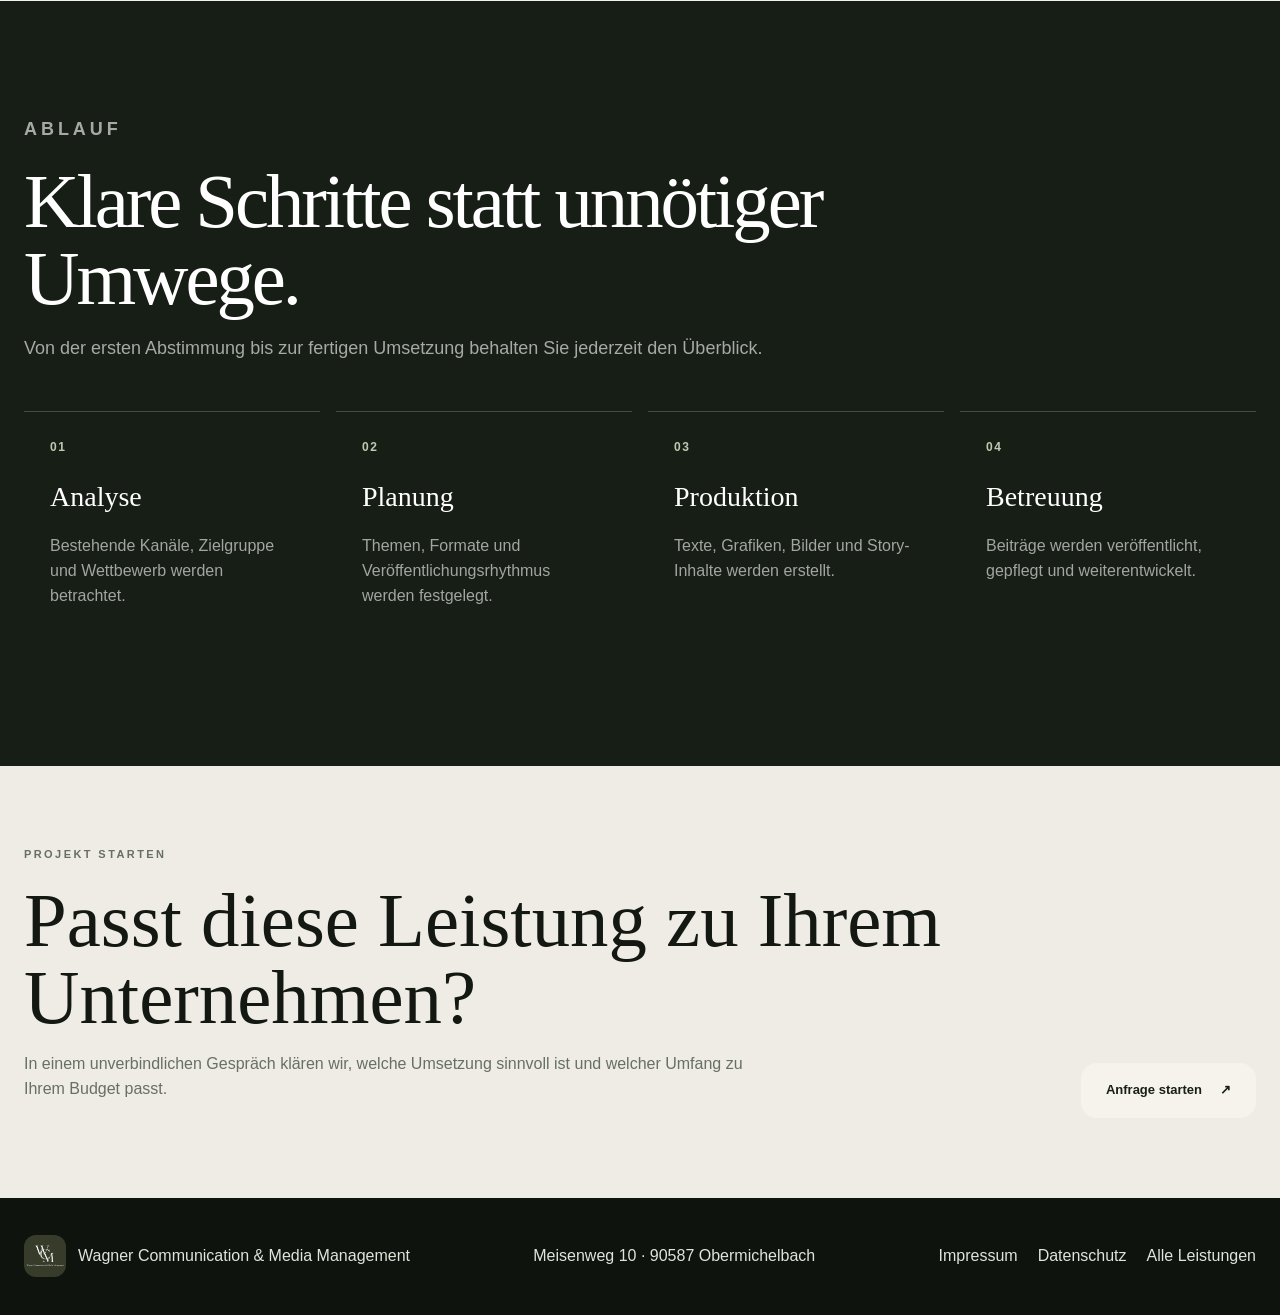
<file: social-media-management.html>
<!doctype html>
<html lang="de">
<head>
  <meta charset="utf-8">
  <meta name="viewport" content="width=device-width,initial-scale=1">
  <meta name="description" content="WCM übernimmt Planung, Gestaltung und laufende Betreuung Ihrer Social-Media-Kanäle – passend zu Ihrem Unternehmen, Ihrer Zielgruppe und Ihrem verfügbaren Zeitbudget.">
  <meta name="theme-color" content="#182016">
  <title>Planung und Betreuung aus einer Hand. | WCM</title>
  <link rel="icon" href="assets/wcm-logo.png">
  <link rel="stylesheet" href="style.css">
  <script src="script.js" defer></script>
</head>
<body class="service-page">
  <div class="cursor-glow" aria-hidden="true"></div>
  
<header class="site-header">
  <a class="brand" href="index.html#start">
    <img src="assets/wcm-logo.png" alt="WCM Logo">
    <span><strong>WCM</strong><small>Wagner Communication & Media Management</small></span>
  </a>
  <button class="menu-toggle" aria-label="Menü öffnen" aria-expanded="false"><span></span><span></span></button>
  <nav class="main-nav">
    <a href="index.html#leistungen">Leistungen</a>
    <a href="index.html#pakete">Pakete</a>
    <a href="index.html#referenzen">Referenzen</a>
    <a href="index.html#ueber">Über mich</a>
    <a class="nav-cta" href="index.html#kontakt">Projekt starten</a>
  </nav>
</header>

  <main>
    <section class="service-detail-hero">
      <div class="hero-orb orb-one"></div>
      <div class="hero-orb orb-two"></div>
      <div class="service-detail-copy reveal">
        <a class="back-service" href="index.html#leistungen">← Zurück zu den Leistungen</a>
        <p class="eyebrow">01 / Social Media</p>
        <h1>Social Media,<br><em>das regelmäßig wirkt.</em></h1>
        <p>WCM übernimmt Planung, Gestaltung und laufende Betreuung Ihrer Social-Media-Kanäle – passend zu Ihrem Unternehmen, Ihrer Zielgruppe und Ihrem verfügbaren Zeitbudget.</p>
        <div class="hero-actions">
          <a class="button button-light" href="index.html#kontakt">Unverbindlich anfragen <span>↗</span></a>
          <a class="button button-glass" href="#umfang">Leistungsumfang ansehen</a>
        </div>
      </div>
      <aside class="service-detail-panel glass reveal">
        <span class="service-number">01 / Social Media</span>
        <div>
          <h2>Planung und Betreuung aus einer Hand.</h2>
          <p>Von der Themenplanung bis zur Veröffentlichung entsteht ein verlässlicher, professioneller Auftritt, ohne dass Sie sich täglich selbst darum kümmern müssen.</p>
        </div>
      </aside>
    </section>

    <section class="detail-section" id="umfang">
      <div class="detail-heading reveal">
        <p class="section-number">Leistungsumfang</p>
        <h2>Was konkret enthalten sein kann.</h2>
        <p>Der genaue Umfang wird auf Ihr Unternehmen, Ihre Ziele und den tatsächlichen Bedarf abgestimmt.</p>
      </div>
      <div class="detail-grid">
        <article class="detail-card"><span>01</span><h3>Redaktionsplanung</h3><p>Klare Themen, feste Veröffentlichungsrhythmen und Inhalte, die zu Ihrem Unternehmen passen.</p></article>
<article class="detail-card"><span>02</span><h3>Beiträge &amp; Storys</h3><p>Professionell gestaltete Posts und Story-Formate für einen konsistenten Markenauftritt.</p></article>
<article class="detail-card"><span>03</span><h3>Community-Betreuung</h3><p>Unterstützung bei Kommentaren, Nachrichten und der regelmäßigen Pflege Ihrer Kanäle.</p></article>
      </div>
    </section>

    <section class="detail-section dark">
      <div class="detail-heading reveal">
        <p class="section-number light">Ablauf</p>
        <h2>Klare Schritte statt unnötiger Umwege.</h2>
        <p>Von der ersten Abstimmung bis zur fertigen Umsetzung behalten Sie jederzeit den Überblick.</p>
      </div>
      <div class="process-list">
        <article class="process-step"><strong>01</strong><h3>Analyse</h3><p>Bestehende Kanäle, Zielgruppe und Wettbewerb werden betrachtet.</p></article>
<article class="process-step"><strong>02</strong><h3>Planung</h3><p>Themen, Formate und Veröffentlichungsrhythmus werden festgelegt.</p></article>
<article class="process-step"><strong>03</strong><h3>Produktion</h3><p>Texte, Grafiken, Bilder und Story-Inhalte werden erstellt.</p></article>
<article class="process-step"><strong>04</strong><h3>Betreuung</h3><p>Beiträge werden veröffentlicht, gepflegt und weiterentwickelt.</p></article>
      </div>
    </section>

    <section class="detail-cta">
      <div>
        <p class="section-number">Projekt starten</p>
        <h2>Passt diese Leistung zu Ihrem Unternehmen?</h2>
        <p>In einem unverbindlichen Gespräch klären wir, welche Umsetzung sinnvoll ist und welcher Umfang zu Ihrem Budget passt.</p>
      </div>
      <a class="button button-light" href="index.html#kontakt">Anfrage starten <span>↗</span></a>
    </section>
  </main>
  
<footer>
  <a class="footer-brand" href="index.html#start"><img src="assets/wcm-logo.png" alt=""><span>Wagner Communication & Media Management</span></a>
  <p>Meisenweg 10 · 90587 Obermichelbach</p>
  <div><a href="impressum.html">Impressum</a><a href="datenschutz.html">Datenschutz</a><a href="index.html#leistungen">Alle Leistungen</a></div>
</footer>

</body>
</html>
</file>
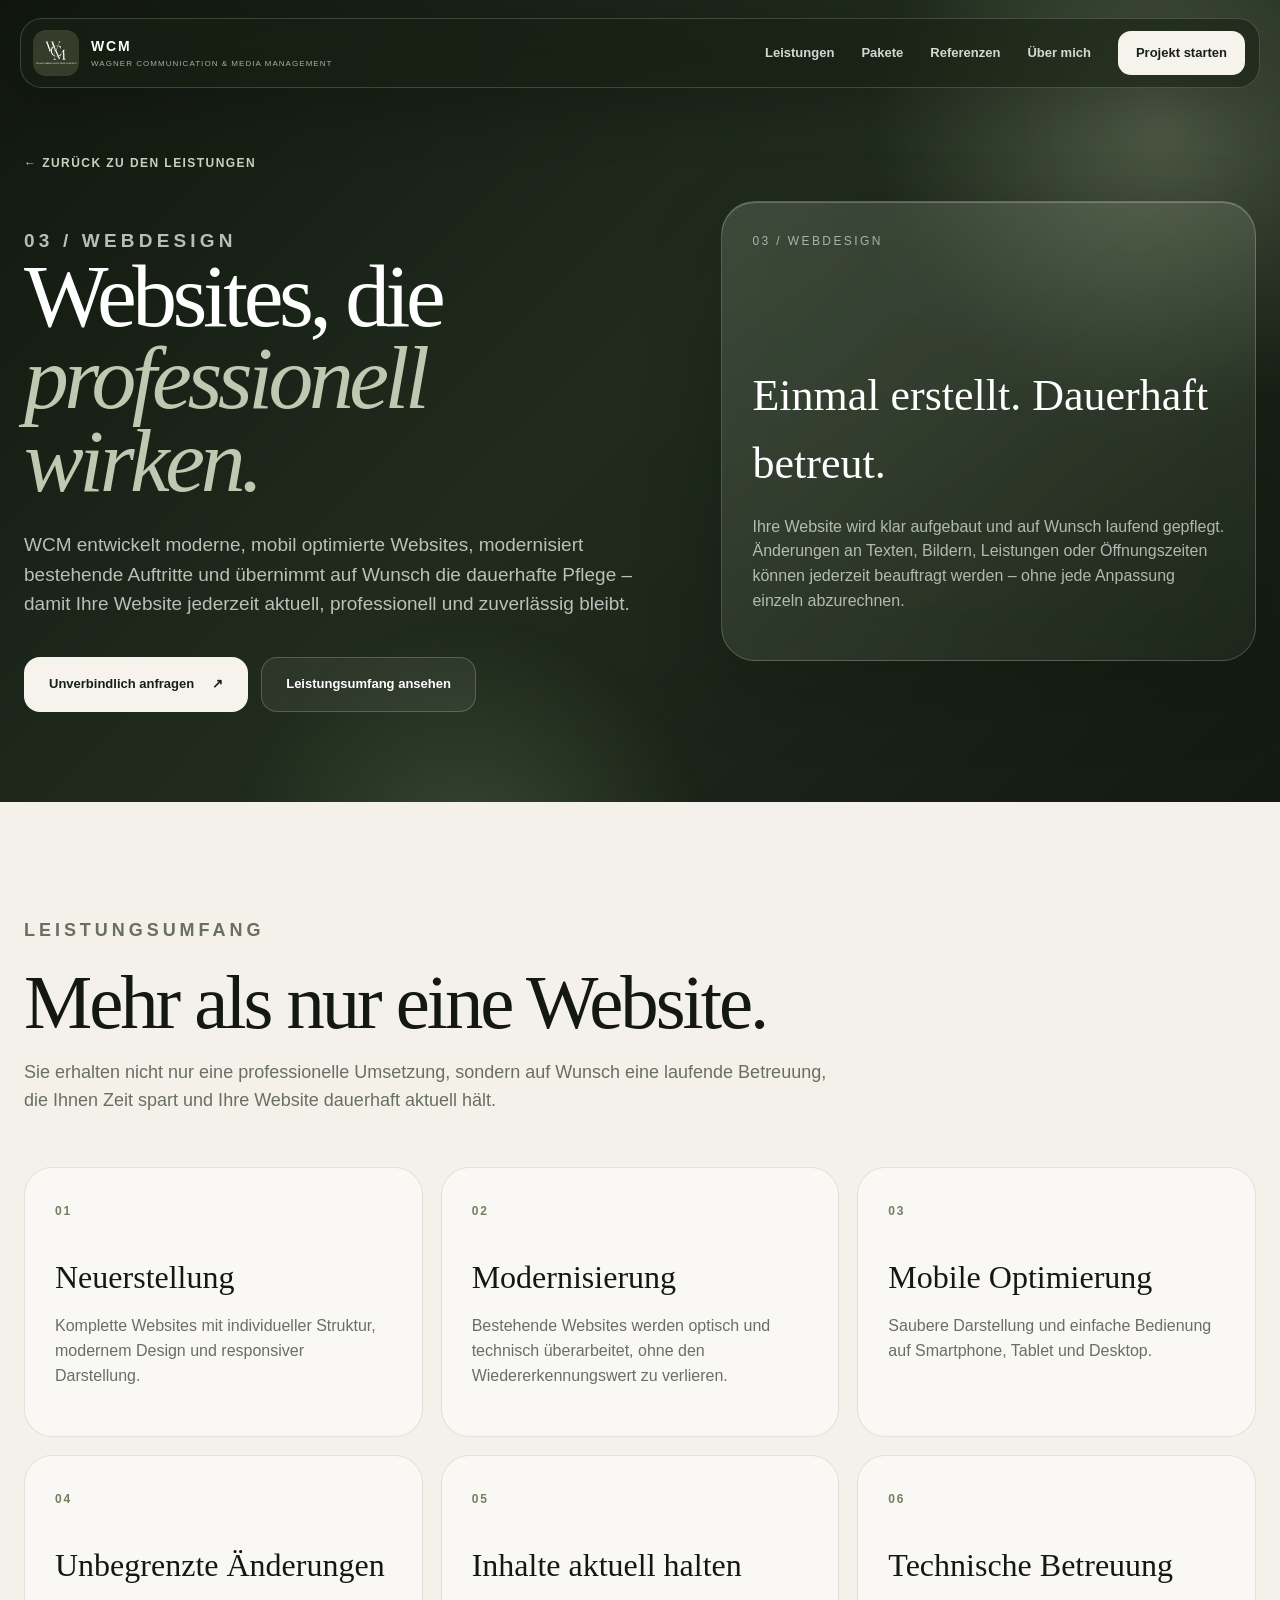
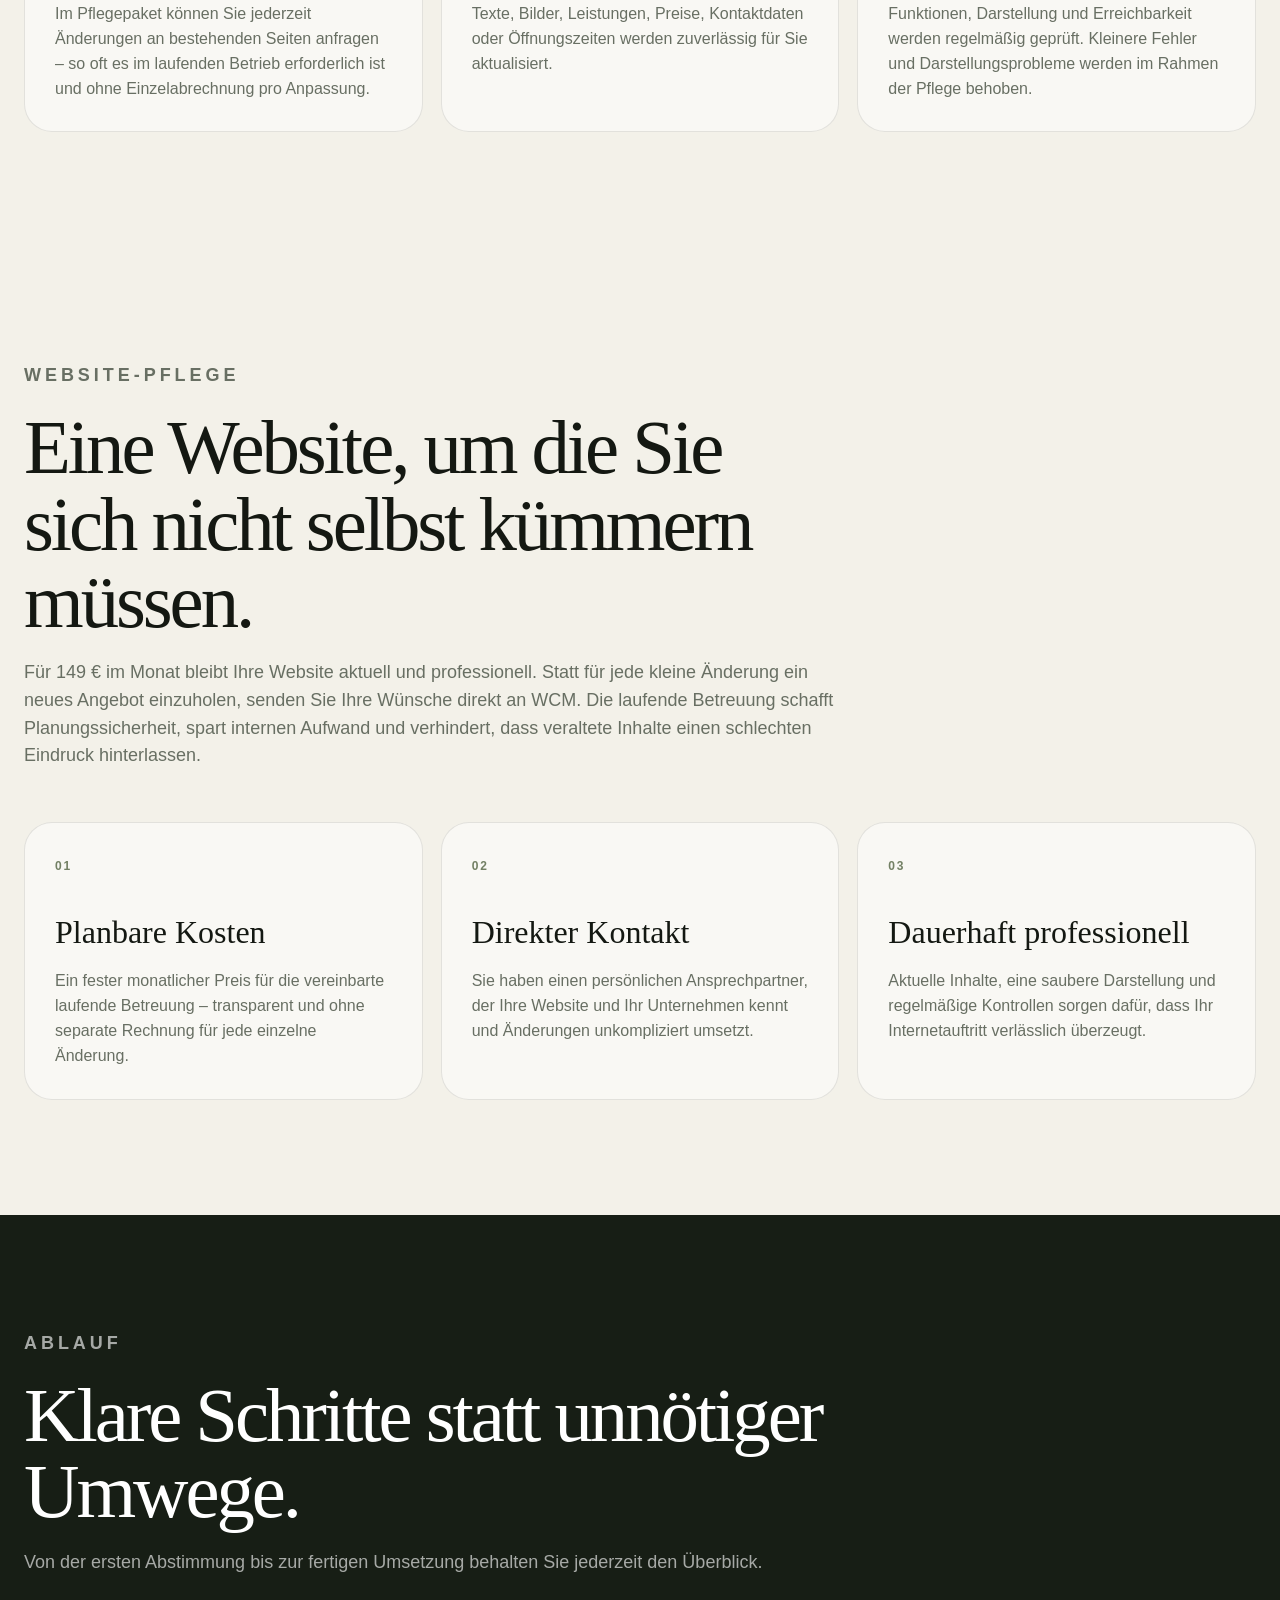
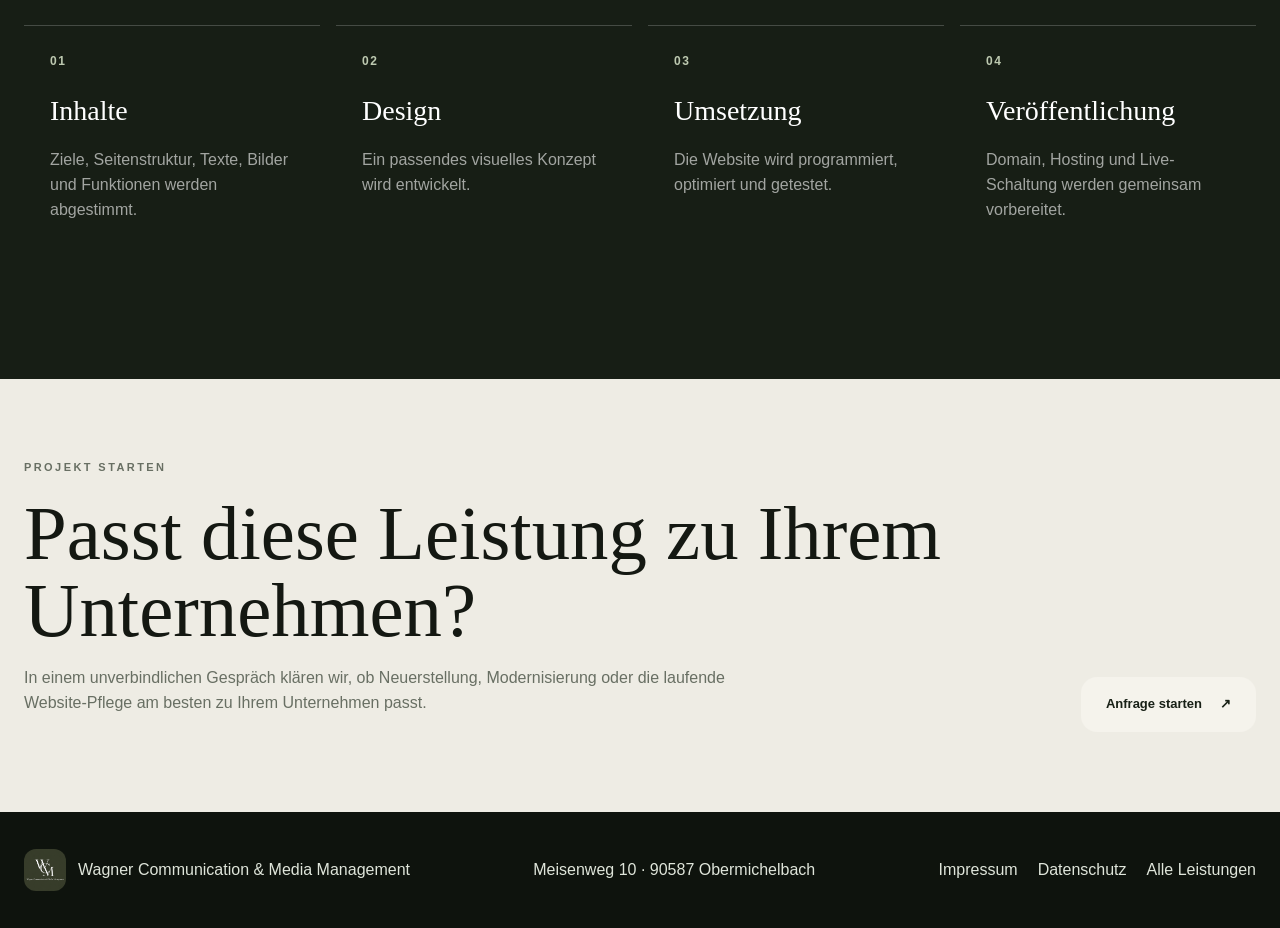
<file: webdesign.html>
<!doctype html>
<html lang="de">
<head>
  <meta charset="utf-8">
  <meta name="viewport" content="width=device-width,initial-scale=1">
  <meta name="description" content="WCM entwickelt moderne, mobil optimierte Websites oder modernisiert bestehende Auftritte – klar strukturiert, benutzerfreundlich und passend zu Ihrem Unternehmen.">
  <meta name="theme-color" content="#182016">
  <title>Modern, schnell und leicht verständlich. | WCM</title>
  <link rel="icon" href="assets/wcm-logo.png">
  <link rel="stylesheet" href="style.css">
  <script src="script.js" defer></script>
</head>
<body class="service-page">
  <div class="cursor-glow" aria-hidden="true"></div>
  
<header class="site-header">
  <a class="brand" href="index.html#start">
    <img src="assets/wcm-logo.png" alt="WCM Logo">
    <span><strong>WCM</strong><small>Wagner Communication & Media Management</small></span>
  </a>
  <button class="menu-toggle" aria-label="Menü öffnen" aria-expanded="false"><span></span><span></span></button>
  <nav class="main-nav">
    <a href="index.html#leistungen">Leistungen</a>
    <a href="index.html#pakete">Pakete</a>
    <a href="index.html#referenzen">Referenzen</a>
    <a href="index.html#ueber">Über mich</a>
    <a class="nav-cta" href="index.html#kontakt">Projekt starten</a>
  </nav>
</header>

  <main>
    <section class="service-detail-hero">
      <div class="hero-orb orb-one"></div>
      <div class="hero-orb orb-two"></div>
      <div class="service-detail-copy reveal">
        <a class="back-service" href="index.html#leistungen">← Zurück zu den Leistungen</a>
        <p class="eyebrow">03 / Webdesign</p>
        <h1>Websites, die<br><em>professionell wirken.</em></h1>
        <p>WCM entwickelt moderne, mobil optimierte Websites, modernisiert bestehende Auftritte und übernimmt auf Wunsch die dauerhafte Pflege – damit Ihre Website jederzeit aktuell, professionell und zuverlässig bleibt.</p>
        <div class="hero-actions">
          <a class="button button-light" href="index.html#kontakt">Unverbindlich anfragen <span>↗</span></a>
          <a class="button button-glass" href="#umfang">Leistungsumfang ansehen</a>
        </div>
      </div>
      <aside class="service-detail-panel glass reveal">
        <span class="service-number">03 / Webdesign</span>
        <div>
          <h2>Einmal erstellt. Dauerhaft betreut.</h2>
          <p>Ihre Website wird klar aufgebaut und auf Wunsch laufend gepflegt. Änderungen an Texten, Bildern, Leistungen oder Öffnungszeiten können jederzeit beauftragt werden – ohne jede Anpassung einzeln abzurechnen.</p>
        </div>
      </aside>
    </section>

    <section class="detail-section" id="umfang">
      <div class="detail-heading reveal">
        <p class="section-number">Leistungsumfang</p>
        <h2>Mehr als nur eine Website.</h2>
        <p>Sie erhalten nicht nur eine professionelle Umsetzung, sondern auf Wunsch eine laufende Betreuung, die Ihnen Zeit spart und Ihre Website dauerhaft aktuell hält.</p>
      </div>
      <div class="detail-grid">
        <article class="detail-card"><span>01</span><h3>Neuerstellung</h3><p>Komplette Websites mit individueller Struktur, modernem Design und responsiver Darstellung.</p></article>
<article class="detail-card"><span>02</span><h3>Modernisierung</h3><p>Bestehende Websites werden optisch und technisch überarbeitet, ohne den Wiedererkennungswert zu verlieren.</p></article>
<article class="detail-card"><span>03</span><h3>Mobile Optimierung</h3><p>Saubere Darstellung und einfache Bedienung auf Smartphone, Tablet und Desktop.</p></article>
<article class="detail-card"><span>04</span><h3>Unbegrenzte Änderungen</h3><p>Im Pflegepaket können Sie jederzeit Änderungen an bestehenden Seiten anfragen – so oft es im laufenden Betrieb erforderlich ist und ohne Einzelabrechnung pro Anpassung.</p></article>
<article class="detail-card"><span>05</span><h3>Inhalte aktuell halten</h3><p>Texte, Bilder, Leistungen, Preise, Kontaktdaten oder Öffnungszeiten werden zuverlässig für Sie aktualisiert.</p></article>
<article class="detail-card"><span>06</span><h3>Technische Betreuung</h3><p>Funktionen, Darstellung und Erreichbarkeit werden regelmäßig geprüft. Kleinere Fehler und Darstellungsprobleme werden im Rahmen der Pflege behoben.</p></article>
      </div>
    </section>

    <section class="detail-section">
      <div class="detail-heading reveal">
        <p class="section-number">Website-Pflege</p>
        <h2>Eine Website, um die Sie sich nicht selbst kümmern müssen.</h2>
        <p>Für 149 € im Monat bleibt Ihre Website aktuell und professionell. Statt für jede kleine Änderung ein neues Angebot einzuholen, senden Sie Ihre Wünsche direkt an WCM. Die laufende Betreuung schafft Planungssicherheit, spart internen Aufwand und verhindert, dass veraltete Inhalte einen schlechten Eindruck hinterlassen.</p>
      </div>
      <div class="detail-grid">
        <article class="detail-card"><span>01</span><h3>Planbare Kosten</h3><p>Ein fester monatlicher Preis für die vereinbarte laufende Betreuung – transparent und ohne separate Rechnung für jede einzelne Änderung.</p></article>
        <article class="detail-card"><span>02</span><h3>Direkter Kontakt</h3><p>Sie haben einen persönlichen Ansprechpartner, der Ihre Website und Ihr Unternehmen kennt und Änderungen unkompliziert umsetzt.</p></article>
        <article class="detail-card"><span>03</span><h3>Dauerhaft professionell</h3><p>Aktuelle Inhalte, eine saubere Darstellung und regelmäßige Kontrollen sorgen dafür, dass Ihr Internetauftritt verlässlich überzeugt.</p></article>
      </div>
    </section>

    <section class="detail-section dark">
      <div class="detail-heading reveal">
        <p class="section-number light">Ablauf</p>
        <h2>Klare Schritte statt unnötiger Umwege.</h2>
        <p>Von der ersten Abstimmung bis zur fertigen Umsetzung behalten Sie jederzeit den Überblick.</p>
      </div>
      <div class="process-list">
        <article class="process-step"><strong>01</strong><h3>Inhalte</h3><p>Ziele, Seitenstruktur, Texte, Bilder und Funktionen werden abgestimmt.</p></article>
<article class="process-step"><strong>02</strong><h3>Design</h3><p>Ein passendes visuelles Konzept wird entwickelt.</p></article>
<article class="process-step"><strong>03</strong><h3>Umsetzung</h3><p>Die Website wird programmiert, optimiert und getestet.</p></article>
<article class="process-step"><strong>04</strong><h3>Veröffentlichung</h3><p>Domain, Hosting und Live-Schaltung werden gemeinsam vorbereitet.</p></article>
      </div>
    </section>

    <section class="detail-cta">
      <div>
        <p class="section-number">Projekt starten</p>
        <h2>Passt diese Leistung zu Ihrem Unternehmen?</h2>
        <p>In einem unverbindlichen Gespräch klären wir, ob Neuerstellung, Modernisierung oder die laufende Website-Pflege am besten zu Ihrem Unternehmen passt.</p>
      </div>
      <a class="button button-light" href="index.html#kontakt">Anfrage starten <span>↗</span></a>
    </section>
  </main>
  
<footer>
  <a class="footer-brand" href="index.html#start"><img src="assets/wcm-logo.png" alt=""><span>Wagner Communication & Media Management</span></a>
  <p>Meisenweg 10 · 90587 Obermichelbach</p>
  <div><a href="impressum.html">Impressum</a><a href="datenschutz.html">Datenschutz</a><a href="index.html#leistungen">Alle Leistungen</a></div>
</footer>

</body>
</html>
</file>
<file: style.css>
:root{--ink:#141812;--deep:#182016;--olive:#738064;--sage:#b9c4ad;--cream:#f3f1e9;--muted:#686f63;--darkline:rgba(20,24,18,.12);--max:1240px;--serif:Georgia,"Times New Roman",serif;--sans:Inter,-apple-system,BlinkMacSystemFont,"Segoe UI",Arial,sans-serif}
*{box-sizing:border-box}html{scroll-behavior:auto}body{margin:0;background:var(--cream);color:var(--ink);font-family:var(--sans);line-height:1.55;overflow-x:hidden}img{display:block;max-width:100%}a{text-decoration:none;color:inherit}button,input,select,textarea{font:inherit}section{scroll-margin-top:120px}
.cursor-glow{position:fixed;z-index:0;width:420px;height:420px;border-radius:50%;pointer-events:none;background:radial-gradient(circle,rgba(184,197,170,.15),transparent 68%);filter:blur(12px);transform:translate(-50%,-50%)}
.site-header{position:fixed;z-index:1000;top:18px;left:50%;width:min(calc(100% - 36px),var(--max));transform:translateX(-50%);display:flex;align-items:center;justify-content:space-between;padding:11px 14px 11px 12px;border:1px solid rgba(255,255,255,.17);border-radius:22px;color:#fff;background:rgba(24,32,22,.63);box-shadow:0 18px 60px rgba(0,0,0,.18);backdrop-filter:blur(26px) saturate(145%);transition:.35s}.site-header.scrolled{top:9px;background:rgba(19,25,18,.83)}
.brand{display:flex;align-items:center;gap:12px}.brand img{width:46px;height:46px;border-radius:13px;object-fit:cover}.brand span{display:grid}.brand strong{letter-spacing:.13em;font-size:14px}.brand small{font-size:8px;text-transform:uppercase;letter-spacing:.13em;color:rgba(255,255,255,.63)}
.main-nav{display:flex;align-items:center;gap:27px}.main-nav a{font-size:13px;font-weight:650;color:rgba(255,255,255,.82)}.main-nav .nav-cta{padding:12px 18px;border-radius:13px;color:#182016;background:#f5f3ec}.menu-toggle{display:none;background:none;border:0}.menu-toggle span{display:block;width:24px;height:1px;margin:6px;background:#fff}
.hero{position:relative;min-height:100svh;display:grid;grid-template-columns:1.12fr .88fr;align-items:center;gap:70px;padding:145px max(24px,calc((100% - var(--max))/2)) 95px;color:#fff;background:linear-gradient(135deg,#11170f,#202b1d 48%,#131a11);overflow:hidden}.hero-mark{position:absolute;right:-8vw;top:50%;width:min(72vw,980px);transform:translateY(-50%);opacity:.045;filter:grayscale(1)}.hero-orb{position:absolute;border-radius:50%;filter:blur(8px)}.orb-one{width:600px;height:600px;right:-180px;top:-170px;background:radial-gradient(circle,rgba(169,184,150,.34),transparent 68%)}.orb-two{width:480px;height:480px;left:18%;bottom:-300px;background:radial-gradient(circle,rgba(104,124,88,.38),transparent 70%)}
.hero-content,.hero-panel{position:relative;z-index:2}.eyebrow,.section-number{margin:0 0 20px;font-size:11px;font-weight:800;text-transform:uppercase;letter-spacing:.22em;color:var(--olive)}.eyebrow{color:#c9d2bf}.hero h1,.intro h2,.section-heading h2,.about h2,.contact h2{margin:0;font-family:var(--serif);font-weight:400;line-height:1.02;letter-spacing:-.045em}.hero h1{font-size:clamp(62px,7.1vw,112px);line-height:.89}.hero h1 em,.contact h2 em{color:#bdc9b0}.hero-text{max-width:690px;margin:30px 0 0;font-size:20px;color:rgba(255,255,255,.7)}
.hero-actions{display:flex;gap:13px;flex-wrap:wrap;margin-top:38px}.button{display:inline-flex;align-items:center;justify-content:center;gap:18px;min-height:55px;padding:0 24px;border:1px solid transparent;border-radius:16px;font-size:13px;font-weight:800;cursor:pointer;transition:.28s}.button:hover{transform:translateY(-3px)}.button-light{background:#f5f3ec;color:#182016}.button-glass{color:#fff;border-color:rgba(255,255,255,.2);background:rgba(255,255,255,.06)}.button-outline{border-color:var(--darkline);background:rgba(255,255,255,.28)}
.glass{border:1px solid rgba(255,255,255,.18);background:linear-gradient(145deg,rgba(255,255,255,.14),rgba(255,255,255,.045));box-shadow:inset 0 1px 0 rgba(255,255,255,.23),0 28px 80px rgba(6,12,5,.18);backdrop-filter:blur(24px) saturate(135%)}
.hero-panel{min-height:580px;padding:24px;border-radius:38px;display:flex;flex-direction:column;justify-content:space-between}.panel-top,.panel-bottom{display:flex;justify-content:space-between;gap:20px}.panel-top{font-size:11px;text-transform:uppercase;letter-spacing:.13em;color:rgba(255,255,255,.62)}.status i{display:inline-block;width:7px;height:7px;border-radius:50%;background:#b8c8a8}.panel-logo{margin:auto}.panel-logo img{max-width:390px;border-radius:28px}.panel-bottom{flex-direction:column}.panel-bottom strong{font-family:var(--serif);font-size:28px;font-weight:400}.panel-bottom span{color:rgba(255,255,255,.57)}.scroll-hint{position:absolute;bottom:28px;left:50%;transform:translateX(-50%);font-size:10px;text-transform:uppercase;letter-spacing:.2em;color:rgba(255,255,255,.55)}
.section-shell{padding:125px max(24px,calc((100% - var(--max))/2))}.intro{background:#eeece4}.intro-grid{display:grid;grid-template-columns:1.25fr .75fr;gap:80px;align-items:end}.intro h2,.section-heading h2,.about h2,.contact h2{font-size:clamp(48px,6vw,84px)}.intro p:last-child{font-size:20px;color:var(--muted)}
.services{background:#e4e7de}.service-grid{display:grid;grid-template-columns:1fr 1fr;gap:18px;margin-top:58px}.service-card{min-height:300px;padding:30px;border-color:rgba(28,36,25,.11);background:rgba(255,255,255,.46);color:var(--ink);display:grid;grid-template-columns:auto 1fr auto;gap:27px;border-radius:28px}.service-card div{align-self:end}.service-card h3{margin:0 0 12px;font-family:var(--serif);font-size:34px;font-weight:400}.service-card p{margin:0;color:var(--muted)}
.packages{background:#f5f3ec}.package-grid{display:grid;grid-template-columns:repeat(3,1fr);gap:18px;margin-top:58px}.package-card{position:relative;display:flex;flex-direction:column;min-height:570px;padding:34px;border-radius:30px;border-color:rgba(22,28,20,.1);background:rgba(255,255,255,.44)}.package-card.featured{color:#fff;background:linear-gradient(145deg,#263322,#151d13);transform:translateY(-14px)}.package-card small{text-transform:uppercase;letter-spacing:.17em;font-weight:800;color:var(--olive)}.package-card h3{margin:10px 0 5px;font-family:var(--serif);font-size:48px;font-weight:400}.price{font-size:26px;font-weight:750}.price span{font-size:13px;color:var(--muted)}.package-card ul{padding:0;list-style:none}.package-card li{padding:13px 0;border-bottom:1px solid var(--darkline);color:var(--muted)}.featured li{border-color:rgba(255,255,255,.1);color:rgba(255,255,255,.68)}.package-card .button{margin-top:auto}.popular{position:absolute;top:22px;right:22px;padding:7px 10px;border-radius:20px;background:rgba(255,255,255,.1);font-size:10px;text-transform:uppercase}
.news{background:#ecebe4}.news-window{margin-top:58px;padding:34px;border-radius:30px;border-color:rgba(22,28,20,.1);background:rgba(255,255,255,.44)}.news-entry{display:grid;gap:20px}.news-meta{display:flex;justify-content:space-between;gap:20px;align-items:center}.news-meta span{font-size:11px;font-weight:800;text-transform:uppercase;letter-spacing:.17em;color:var(--olive)}.news-meta time{font-size:12px;color:var(--muted)}.news-entry h3{max-width:850px;margin:0;font-family:var(--serif);font-size:clamp(34px,4.2vw,58px);font-weight:400;line-height:1.05;letter-spacing:-.035em}.news-entry p{max-width:820px;margin:0;color:var(--muted);font-size:18px}.news-entry .button{justify-self:start;margin-top:4px}
.work{background:#171e15;color:#fff}.work .section-heading p:last-child{max-width:650px;color:rgba(255,255,255,.58)}.project{margin-top:70px}.project-meta{display:grid;grid-template-columns:auto 1fr auto;gap:25px;align-items:end;margin-bottom:22px}.project-meta small{color:#aebba3;text-transform:uppercase}.project-meta h3{margin:5px 0 0;font-family:var(--serif);font-size:42px;font-weight:400}.comparison{position:relative;aspect-ratio:16/8.5;overflow:hidden;border-radius:34px;background:#0d110c}.comparison>img,.comparison>video,.comparison-before img{width:100%;height:100%;object-fit:cover;object-position:top center}.comparison>video{display:block;background:#0d110c}.comparison-before{position:absolute;inset:0;width:50%;overflow:hidden}.comparison-before img{width:100vw;max-width:var(--max)}.comparison-line{position:absolute;top:0;bottom:0;left:50%;width:2px;background:#fff}.comparison-line span{position:absolute;top:50%;left:50%;display:grid;place-items:center;width:48px;height:48px;border-radius:50%;color:#1a2117;background:#fff;transform:translate(-50%,-50%)}.comparison input{position:absolute;inset:0;width:100%;height:100%;opacity:0;cursor:ew-resize}.compare-label{position:absolute;top:18px;padding:8px 12px;border-radius:20px;background:rgba(10,14,9,.65);font-size:10px;text-transform:uppercase}.compare-label.before{left:18px}.compare-label.after{right:18px}.reference-video{position:relative;overflow:hidden;border-radius:34px;background:#0d110c;isolation:isolate}.reference-video iframe{position:absolute;left:0;top:-2.9412%;display:block;width:100%;height:105.8824%;border:0;border-radius:0}
@media(max-width:600px){.reference-video iframe{left:-16.6667%;top:0;width:133.3334%;height:100%}}
.social-showcase{display:grid;grid-template-columns:repeat(2,minmax(0,1fr));gap:18px;max-width:900px;margin:0 auto}.social-media-frame{aspect-ratio:332/720;margin:0;overflow:hidden;border-radius:34px;background:#0d110c}.social-media-frame img{display:block;width:100%;height:100%;object-fit:contain;background:#0d110c}
.about{display:grid;grid-template-columns:.85fr 1.15fr;gap:90px;align-items:center;background:#e8e9e1}.portrait-wrap{position:relative}.portrait-wrap>img{position:relative;z-index:2;width:100%;border-radius:36px}.portrait-glow{position:absolute;inset:8% -8% -6% 8%;border-radius:50%;background:#98a88a;filter:blur(65px);opacity:.4}.portrait-caption{position:absolute;z-index:3;left:22px;right:22px;bottom:22px;padding:18px 20px;border-radius:20px;display:flex;justify-content:space-between}.about-copy>p:not(.section-number){font-size:18px;color:var(--muted)}.about-facts{display:grid;grid-template-columns:repeat(3,1fr);gap:12px;margin-top:35px}.about-facts span{padding:16px;border-top:1px solid var(--darkline);font-size:12px;color:var(--muted)}.about-facts strong{display:block;color:var(--ink);font-family:var(--serif);font-size:21px}
.contact{position:relative;overflow:hidden;display:grid;grid-template-columns:.82fr 1.18fr;gap:80px;color:#fff;background:#151c13}.contact-bg-word{position:absolute;right:-5vw;bottom:-10vw;font-size:30vw;font-weight:900;color:rgba(255,255,255,.018)}.contact-copy>p:not(.section-number){color:rgba(255,255,255,.62)}.contact-links{display:grid;margin-top:35px}.contact-links a{display:flex;justify-content:space-between;padding:16px 0;border-bottom:1px solid rgba(255,255,255,.12)}.contact-form{position:relative;display:grid;gap:17px;padding:30px;border-radius:30px}.form-row{display:grid;grid-template-columns:1fr 1fr;gap:15px}.contact-form label{display:grid;gap:8px;font-size:11px;text-transform:uppercase;letter-spacing:.13em;color:rgba(255,255,255,.6)}.contact-form input,.contact-form select,.contact-form textarea{width:100%;padding:15px 16px;border:1px solid rgba(255,255,255,.13);border-radius:14px;color:#fff;background:rgba(255,255,255,.07)}.contact-form option{color:#111}
footer{display:flex;justify-content:space-between;gap:25px;align-items:center;padding:30px max(24px,calc((100% - var(--max))/2));color:#dfe5da;background:#0e130d}.footer-brand{display:flex;align-items:center;gap:12px}.footer-brand img{width:42px;border-radius:12px}footer div{display:flex;gap:20px}
.reveal{opacity:0;transform:translateY(32px);transition:opacity .8s ease,transform .8s ease}.reveal.visible{opacity:1;transform:none}
@media(max-width:900px){.main-nav{display:none;position:absolute;top:72px;left:0;right:0;flex-direction:column;padding:20px;border-radius:20px;background:#1a2217}.main-nav.open{display:flex}.menu-toggle{display:block}.hero,.intro-grid,.about,.contact{grid-template-columns:1fr}.hero-panel{min-height:420px}.service-grid,.package-grid{grid-template-columns:1fr}.package-card.featured{transform:none}.form-row{grid-template-columns:1fr}.project-meta{grid-template-columns:1fr}.project-meta>b{display:none}}
@media(max-width:600px){.site-header{width:calc(100% - 20px)}.brand small{display:none}.hero{padding:125px 20px 75px}.hero h1{font-size:52px}.section-shell{padding:85px 20px}.hero-panel{padding:18px}.service-card{grid-template-columns:auto 1fr;min-height:230px}.service-card b{display:none}.about-facts{grid-template-columns:1fr}.comparison{aspect-ratio:4/3}.social-showcase{grid-template-columns:1fr;max-width:430px}.social-media-frame{border-radius:26px}.contact-form{padding:20px}footer{flex-direction:column;align-items:flex-start}}


.contact-links{
    display:grid;
    gap:0;
    margin-top:35px;
}
.contact-links a{
    display:flex;
    justify-content:space-between;
    align-items:center;
    padding:18px 0;
    border-bottom:1px solid rgba(255,255,255,.12);
    transition:.25s;
    cursor:pointer;
}
.contact-links a:hover{
    color:#d6e2c8;
    padding-left:8px;
}
.contact-links span:last-child{
    font-size:20px;
    transition:.25s;
}
.contact-links a:hover span:last-child{
    transform:translateX(6px);
}


/* Mobile V2 improvements */

@media (max-width: 900px){
  .hero{
    grid-template-columns:1fr;
    gap:32px;
    padding:110px 22px 70px;
    min-height:auto;
  }

  .hero-panel{
    display:none;
  }

  .hero-content{
    max-width:100%;
  }

  .hero h1{
    font-size:44px;
    line-height:0.98;
  }

  .hero-text{
    font-size:18px;
    max-width:100%;
    margin-top:22px;
  }

  .hero-actions{
    flex-direction:column;
    width:100%;
  }

  .hero-actions .button{
    width:100%;
  }

  .hero-mark{
    width:120%;
    right:-45%;
    opacity:.03;
  }

  .scroll-hint{
    display:none;
  }

  .site-header{
    padding:10px 14px;
  }

  .brand img{
    width:40px;
    height:40px;
  }
}

@media (max-width:600px){
  .hero{
    padding-top:105px;
  }

  .hero h1{
    font-size:40px;
  }

  .hero-text{
    font-size:17px;
    line-height:1.6;
  }
}



/* Fix: Kontaktbuttons aus jeder Richtung vollständig anklickbar */
.contact-bg-word,
.cursor-glow {
    pointer-events: none;
}

.contact-copy {
    position: relative;
    z-index: 20;
}

.contact-links {
    position: relative;
    z-index: 30;
}

.contact-links a {
    position: relative;
    z-index: 31;
    width: 100%;
    pointer-events: auto;
}


/* Klickbare Leistungskarten */
.service-link-card{
  color:inherit;
  cursor:pointer;
  transition:transform .3s ease, box-shadow .3s ease, background .3s ease;
}
.service-link-card:hover{
  transform:translateY(-8px);
  background:rgba(255,255,255,.68);
  box-shadow:0 32px 85px rgba(20,28,18,.16);
}
.service-link-card b{
  transition:transform .25s ease;
}
.service-link-card:hover b{
  transform:translate(5px,-5px);
}

/* Leistungs-Unterseiten */
.service-page{
  min-height:100vh;
  background:var(--cream);
}
.service-page .site-header{
  color:#fff;
}
.service-detail-hero{
  position:relative;
  min-height:74svh;
  display:grid;
  grid-template-columns:1.08fr .92fr;
  gap:70px;
  align-items:center;
  padding:150px max(24px,calc((100% - var(--max))/2)) 90px;
  color:#fff;
  background:linear-gradient(135deg,#11170f,#202b1d 48%,#131a11);
  overflow:hidden;
}
.service-detail-copy,
.service-detail-panel{
  position:relative;
  z-index:2;
}
.service-detail-copy h1{
  margin:0;
  max-width:850px;
  font-family:var(--serif);
  font-weight:400;
  font-size:clamp(58px,7vw,104px);
  line-height:.92;
  letter-spacing:-.05em;
}
.service-detail-copy h1 em{
  color:#bdc9b0;
}
.service-detail-copy>p{
  max-width:720px;
  margin:28px 0 0;
  color:rgba(255,255,255,.7);
  font-size:19px;
}
.service-detail-panel{
  min-height:460px;
  padding:30px;
  border-radius:34px;
  display:flex;
  flex-direction:column;
  justify-content:space-between;
}
.service-detail-panel .service-number{
  font-size:12px;
  letter-spacing:.2em;
  text-transform:uppercase;
  color:rgba(255,255,255,.58);
}
.service-detail-panel h2{
  margin:0;
  font-family:var(--serif);
  font-size:44px;
  font-weight:400;
}
.service-detail-panel p{
  color:rgba(255,255,255,.65);
}
.detail-section{
  padding:115px max(24px,calc((100% - var(--max))/2));
}
.detail-section.alt{
  background:#e4e7de;
}
.detail-section.dark{
  color:#fff;
  background:#171e15;
}
.detail-heading{
  max-width:820px;
}
.detail-heading h2{
  margin:0;
  font-family:var(--serif);
  font-size:clamp(46px,6vw,82px);
  font-weight:400;
  line-height:1;
  letter-spacing:-.04em;
}
.detail-heading p{
  color:var(--muted);
  font-size:18px;
}
.dark .detail-heading p{
  color:rgba(255,255,255,.62);
}
.detail-grid{
  display:grid;
  grid-template-columns:repeat(3,1fr);
  gap:18px;
  margin-top:52px;
}
.detail-card{
  min-height:270px;
  padding:30px;
  border-radius:28px;
  border:1px solid rgba(20,24,18,.1);
  background:rgba(255,255,255,.5);
}
.detail-card span{
  display:inline-block;
  margin-bottom:32px;
  color:var(--olive);
  font-size:12px;
  font-weight:800;
  letter-spacing:.15em;
}
.detail-card h3{
  margin:0 0 12px;
  font-family:var(--serif);
  font-size:32px;
  font-weight:400;
}
.detail-card p{
  margin:0;
  color:var(--muted);
}
.process-list{
  display:grid;
  grid-template-columns:repeat(4,1fr);
  gap:16px;
  margin-top:48px;
}
.process-step{
  padding:26px;
  border-top:1px solid rgba(255,255,255,.2);
}
.process-step strong{
  display:block;
  margin-bottom:18px;
  color:#bdc9b0;
  font-size:12px;
  letter-spacing:.14em;
}
.process-step h3{
  margin:0 0 10px;
  font-family:var(--serif);
  font-size:28px;
  font-weight:400;
}
.process-step p{
  color:rgba(255,255,255,.6);
}
.detail-cta{
  display:grid;
  grid-template-columns:1fr auto;
  gap:35px;
  align-items:end;
  padding:80px max(24px,calc((100% - var(--max))/2));
  background:#eeece4;
}
.detail-cta h2{
  margin:0;
  font-family:var(--serif);
  font-size:clamp(44px,6vw,78px);
  font-weight:400;
  line-height:1;
}
.detail-cta p{
  max-width:720px;
  color:var(--muted);
}
.back-service{
  display:inline-flex;
  margin-bottom:25px;
  color:#c9d2bf;
  font-size:12px;
  font-weight:800;
  letter-spacing:.12em;
  text-transform:uppercase;
}
.service-page footer{
  margin-top:0;
}
@media(max-width:900px){
  .service-detail-hero{
    grid-template-columns:1fr;
    gap:30px;
    min-height:auto;
    padding-top:125px;
  }
  .service-detail-panel{
    min-height:340px;
  }
  .detail-grid{
    grid-template-columns:1fr;
  }
  .process-list{
    grid-template-columns:1fr 1fr;
  }
  .detail-cta{
    grid-template-columns:1fr;
  }
}
@media(max-width:600px){
  .service-detail-copy h1{
    font-size:48px;
  }
  .service-detail-panel h2{
    font-size:36px;
  }
  .process-list{
    grid-template-columns:1fr;
  }
}

@media(max-width:600px){.news-window{padding:24px}.news-meta{align-items:flex-start;flex-direction:column;gap:6px}}

/* App Development: fünfte Leistungskarte über volle Breite */
.service-grid .service-card:last-child:nth-child(odd){grid-column:1/-1}
</file>
